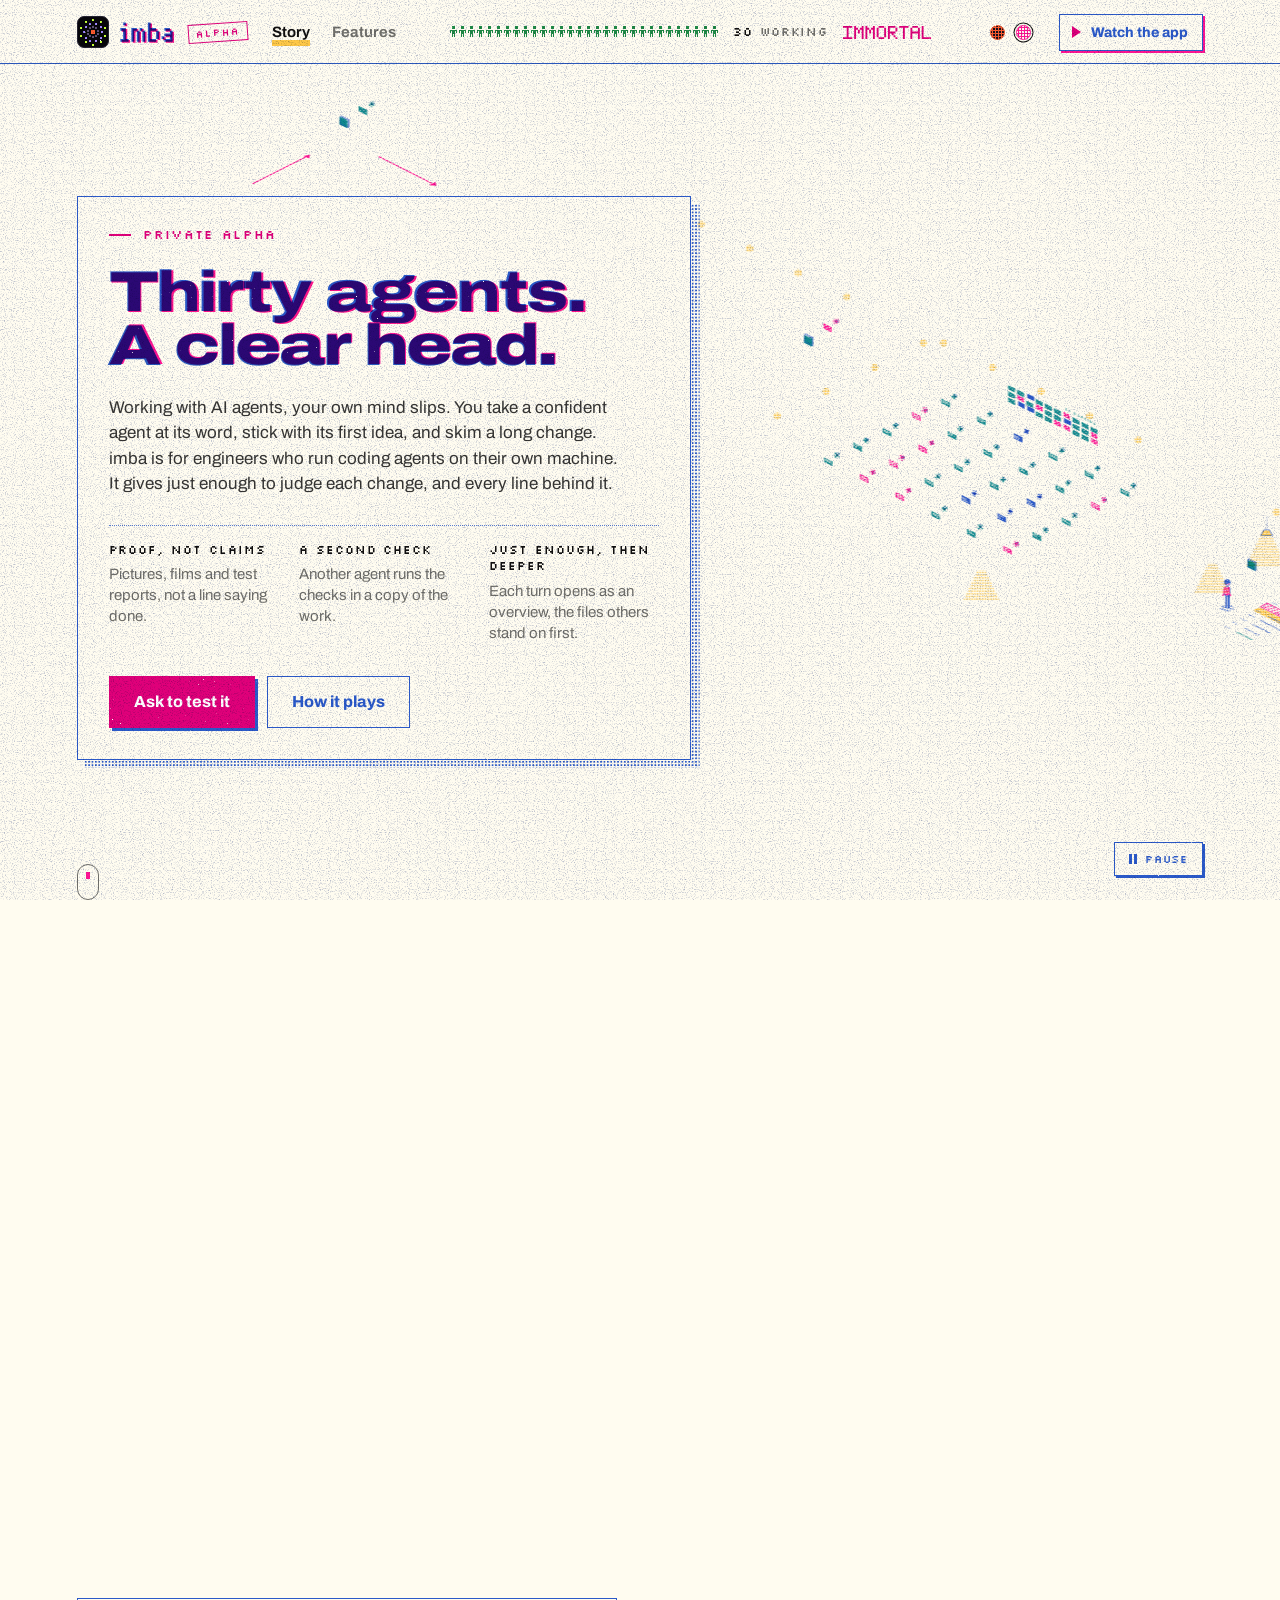
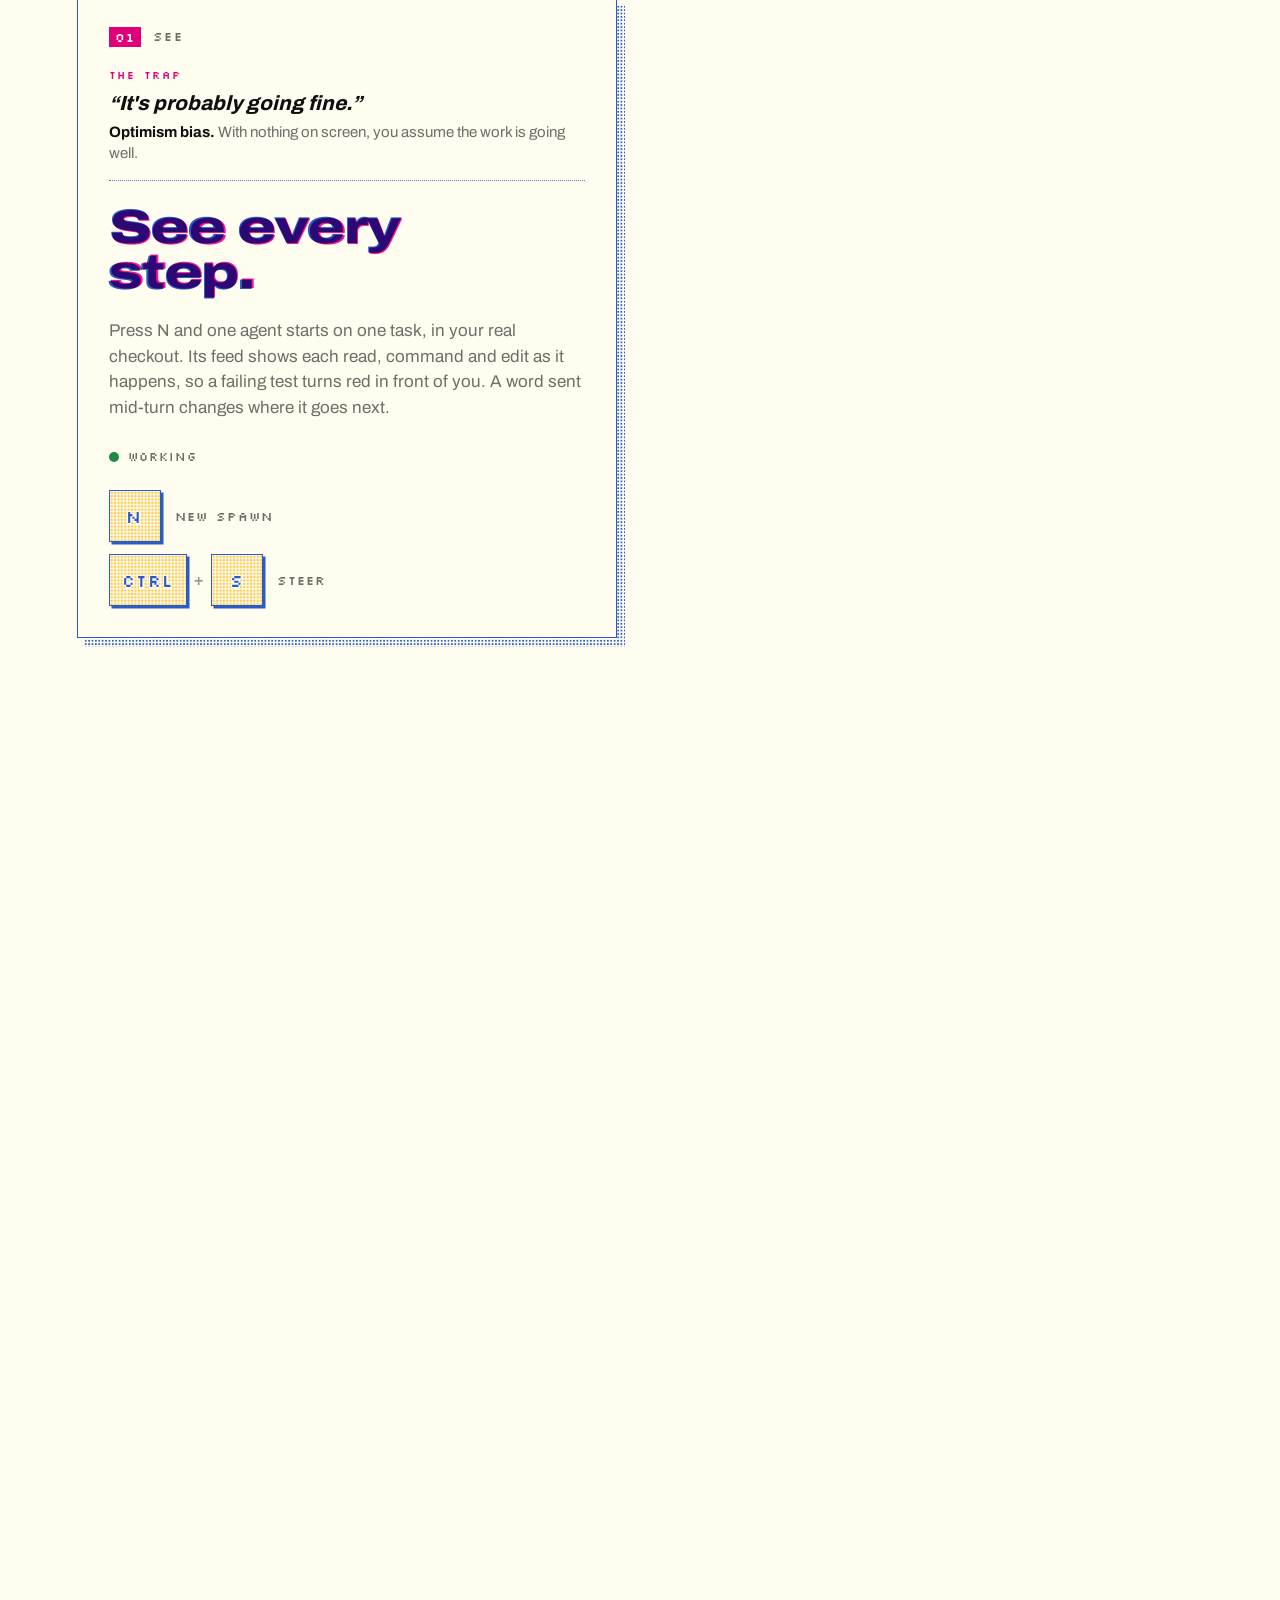
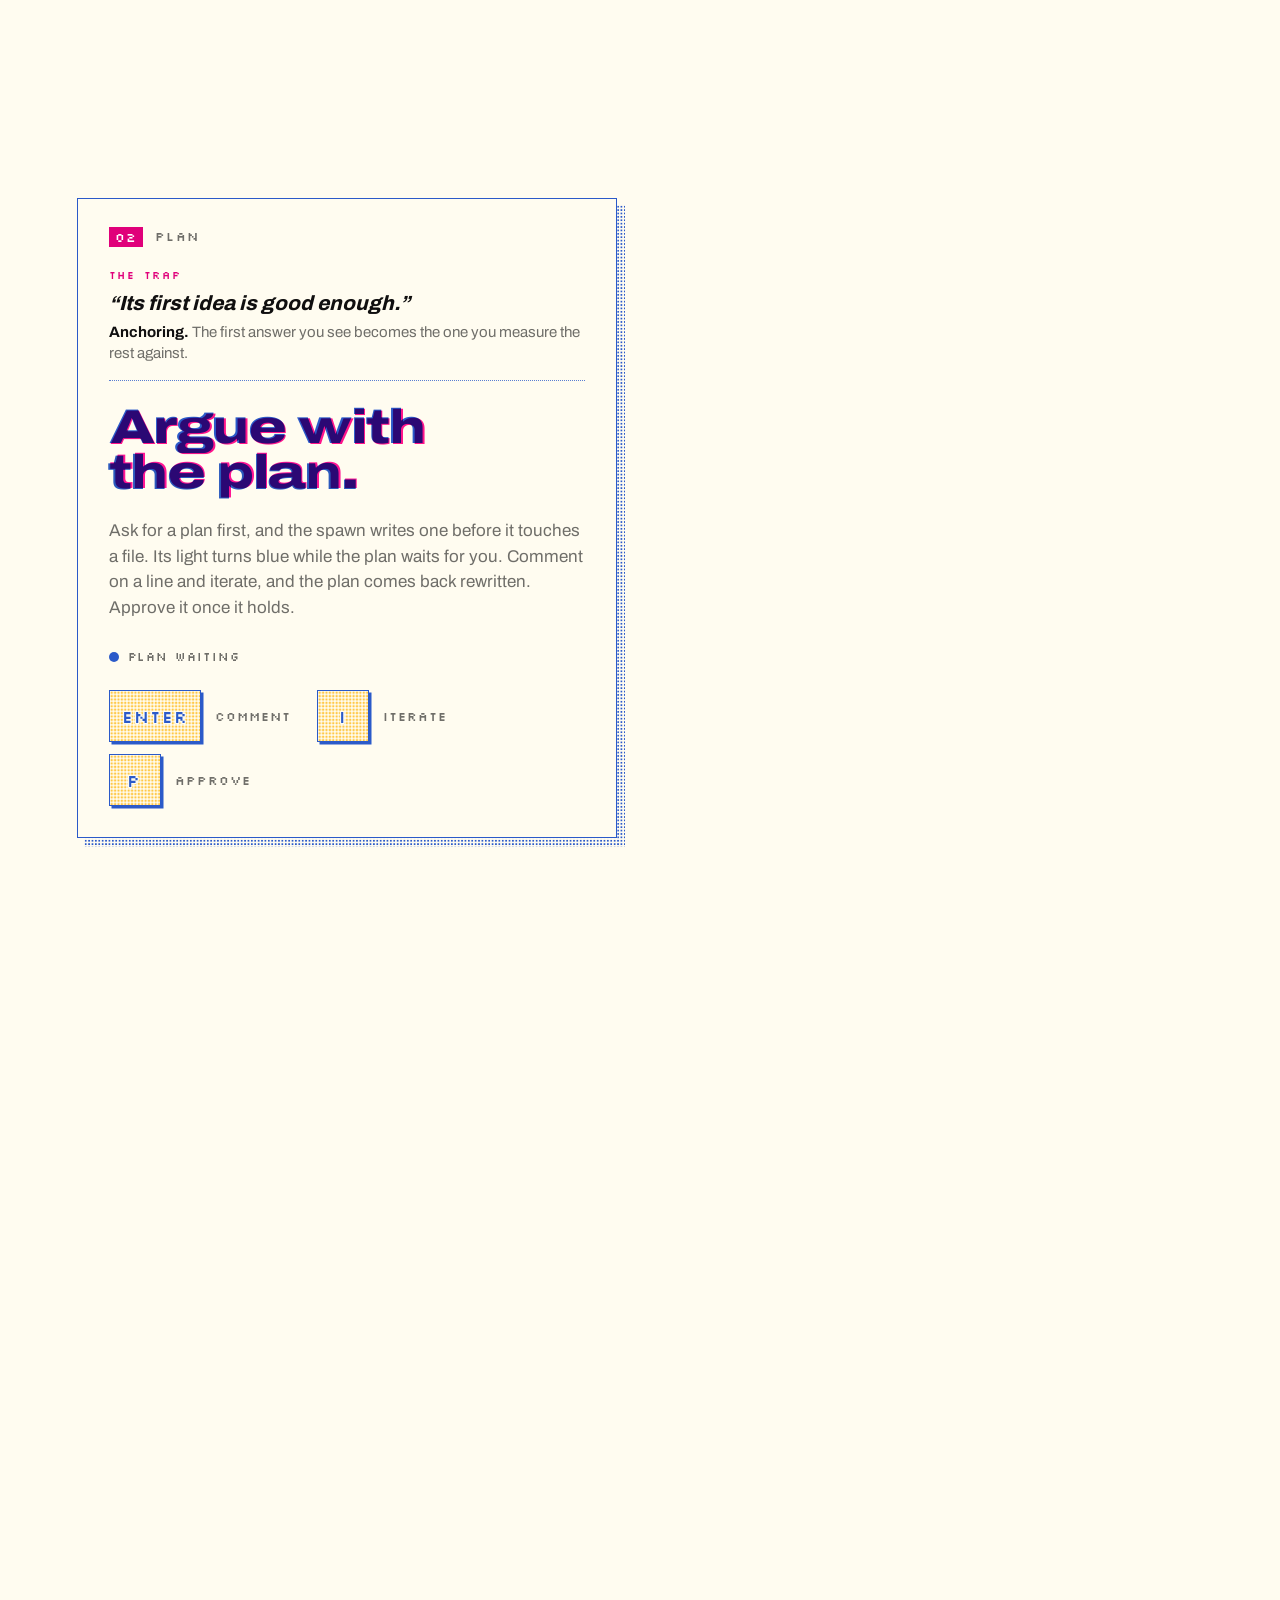
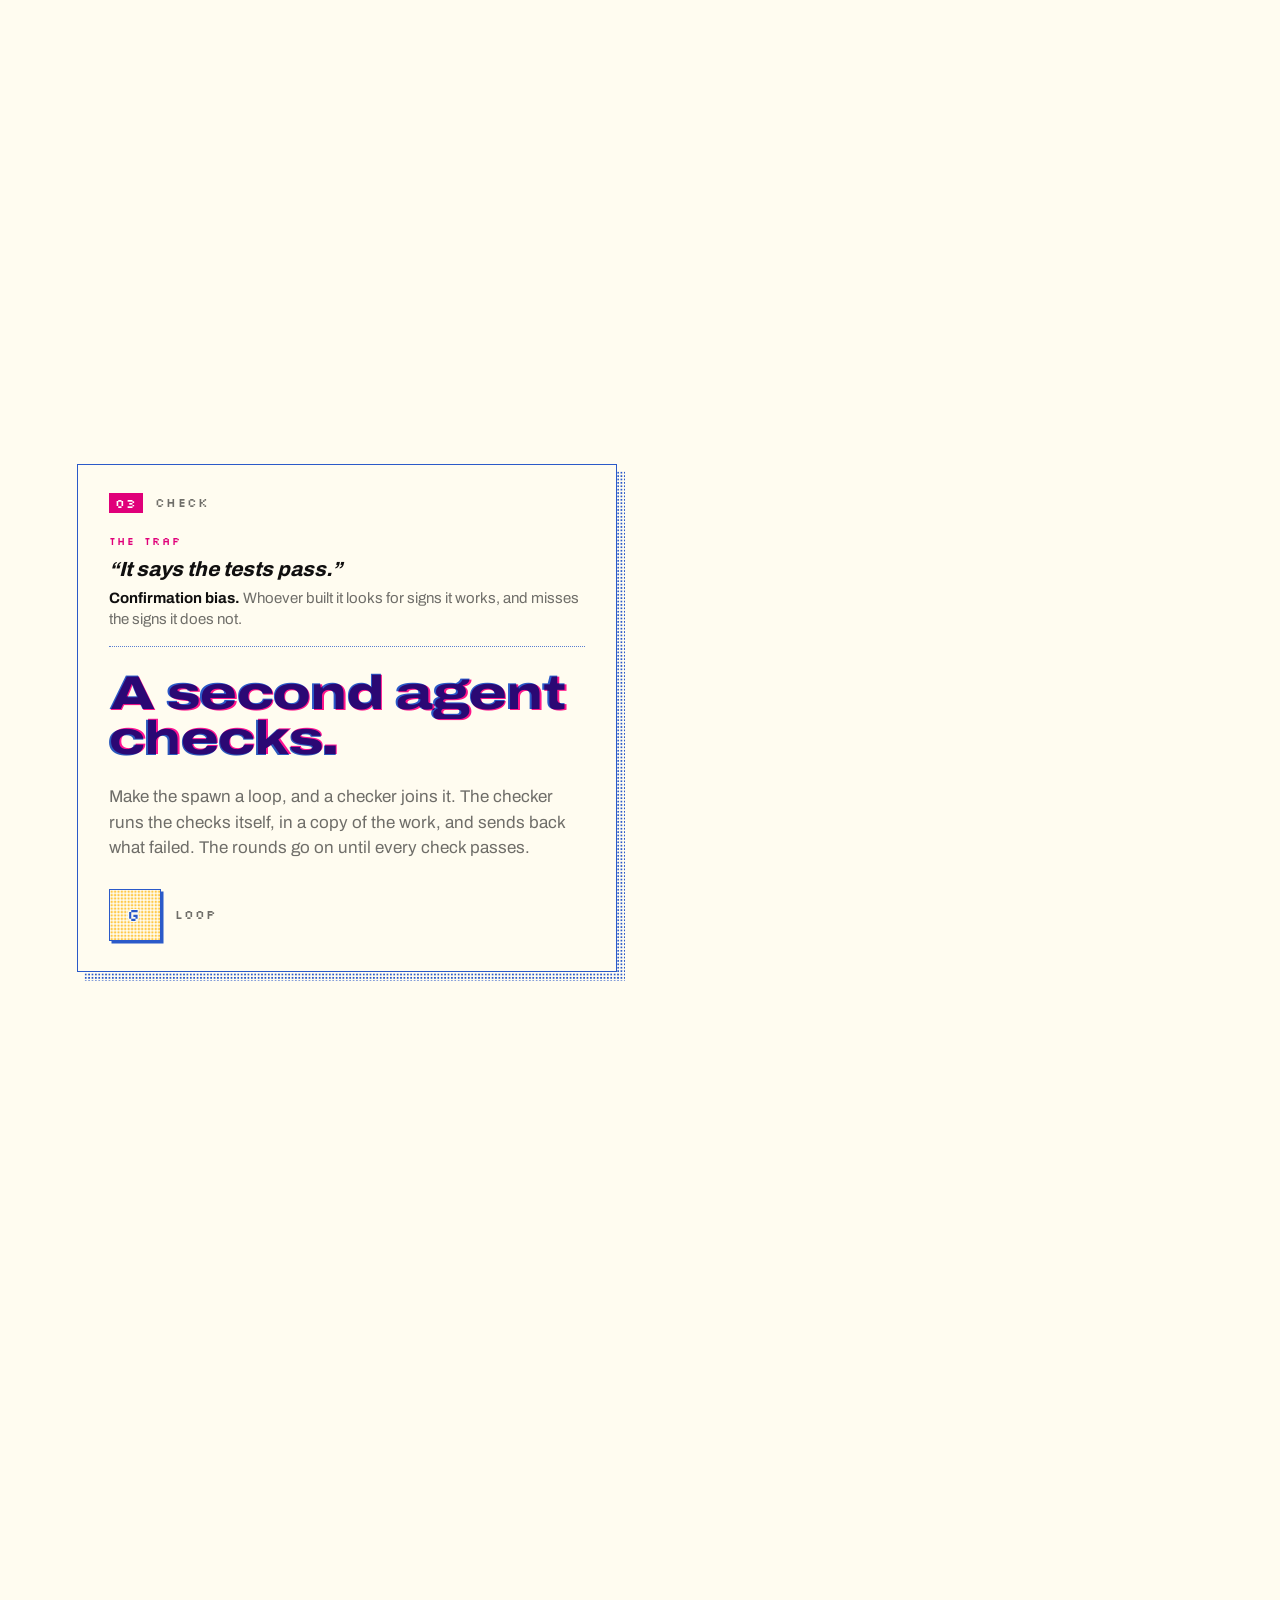
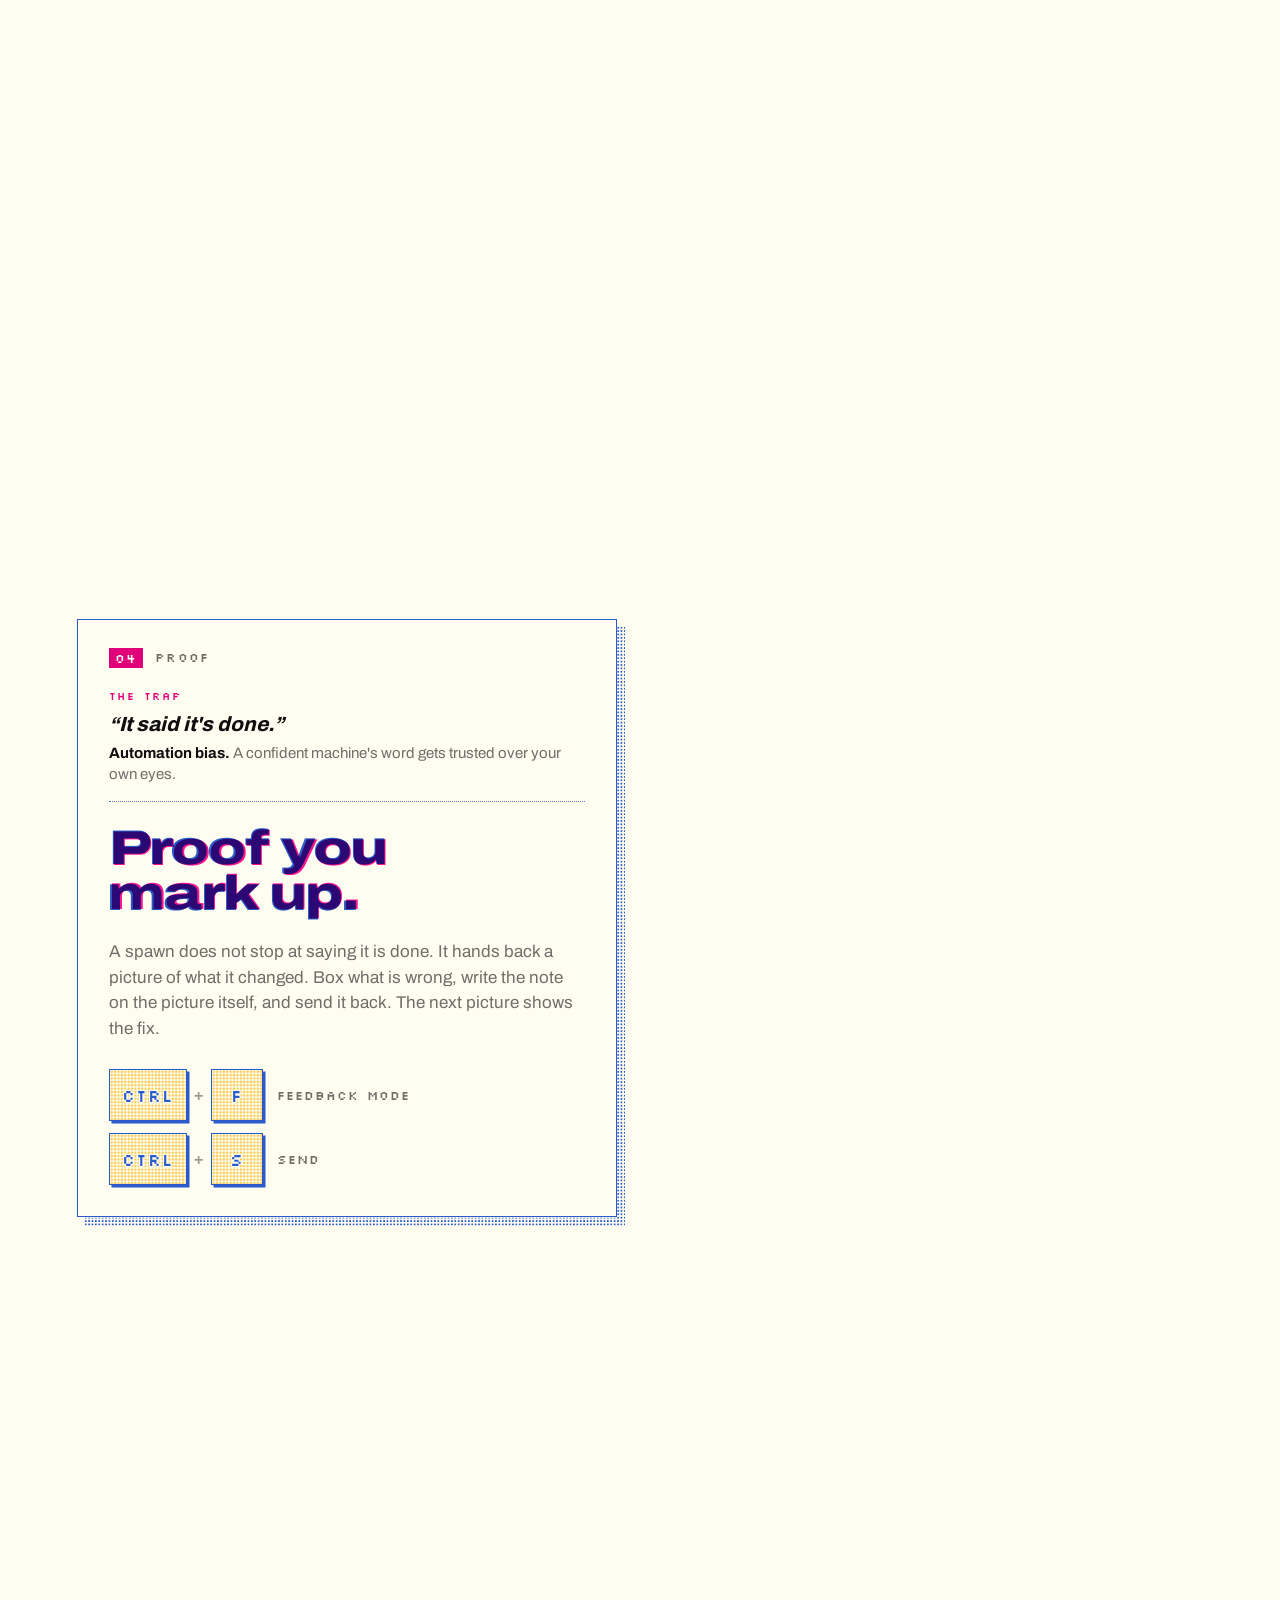
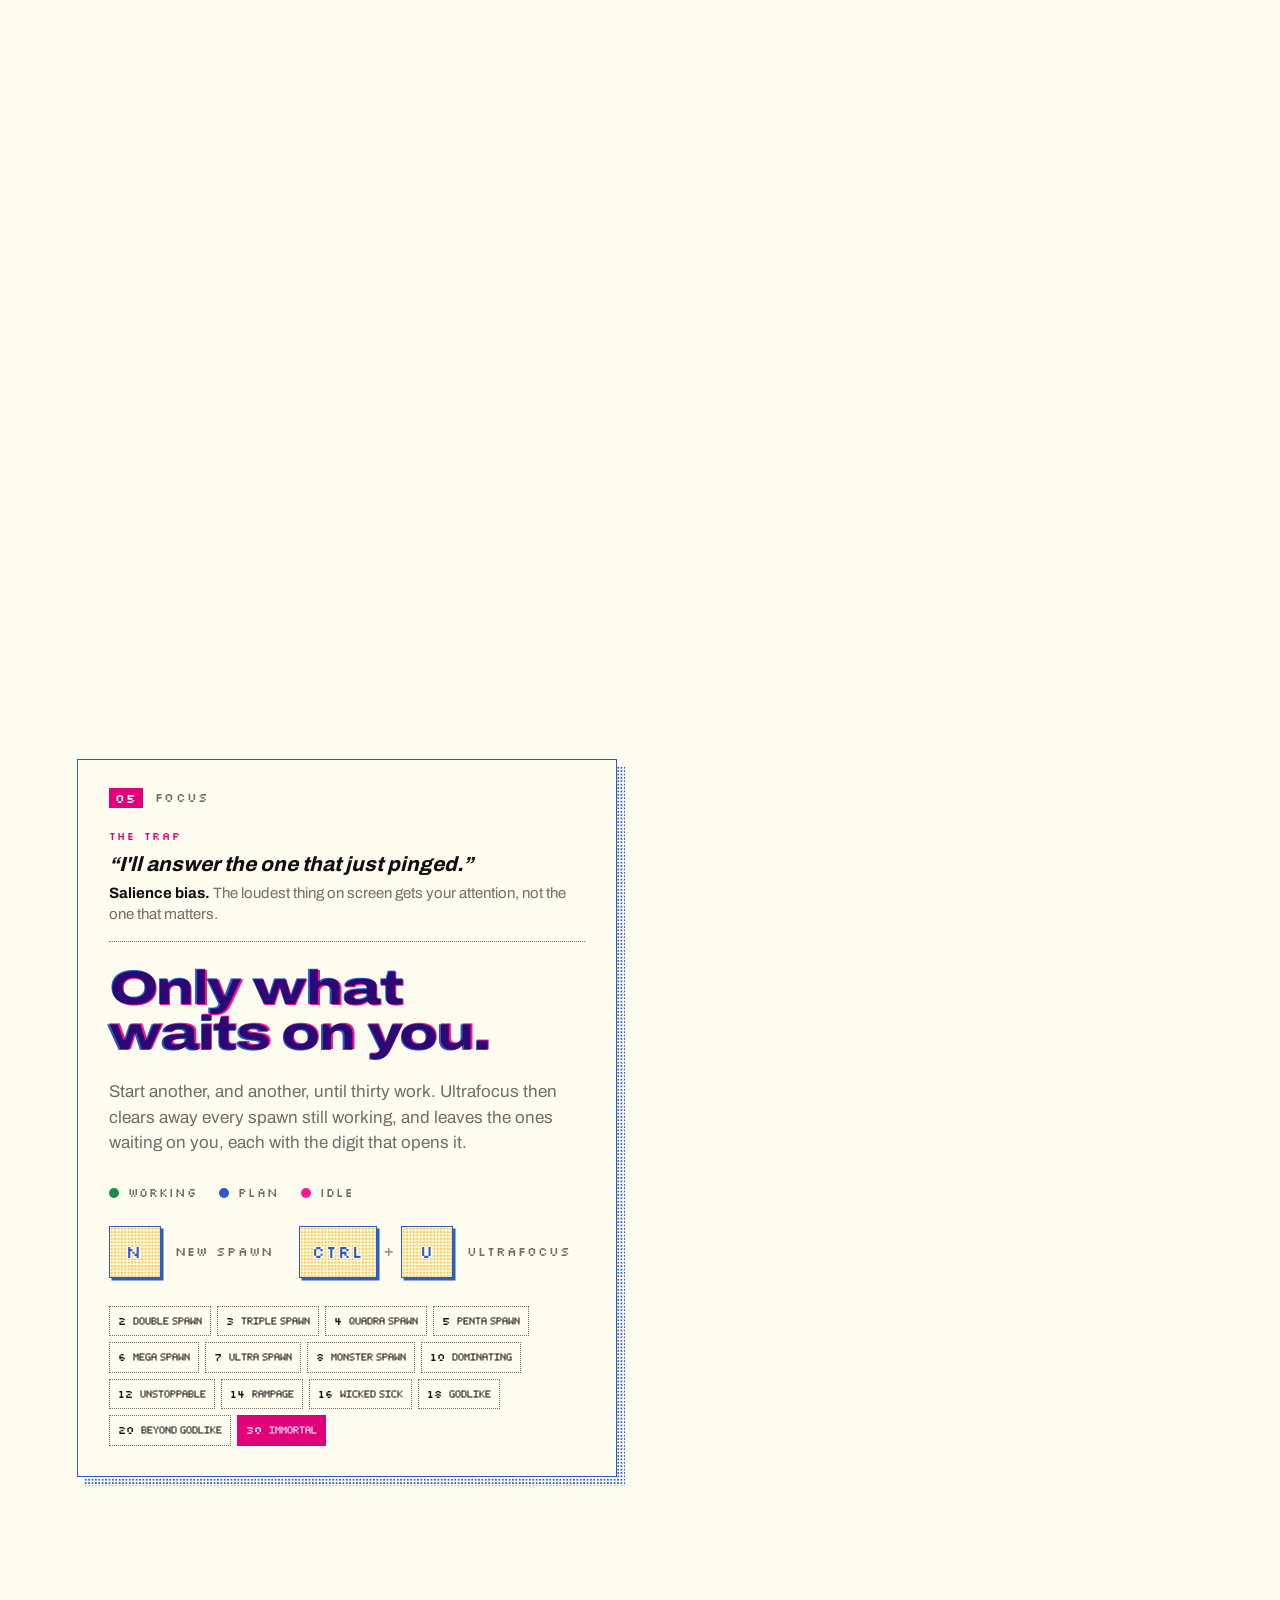
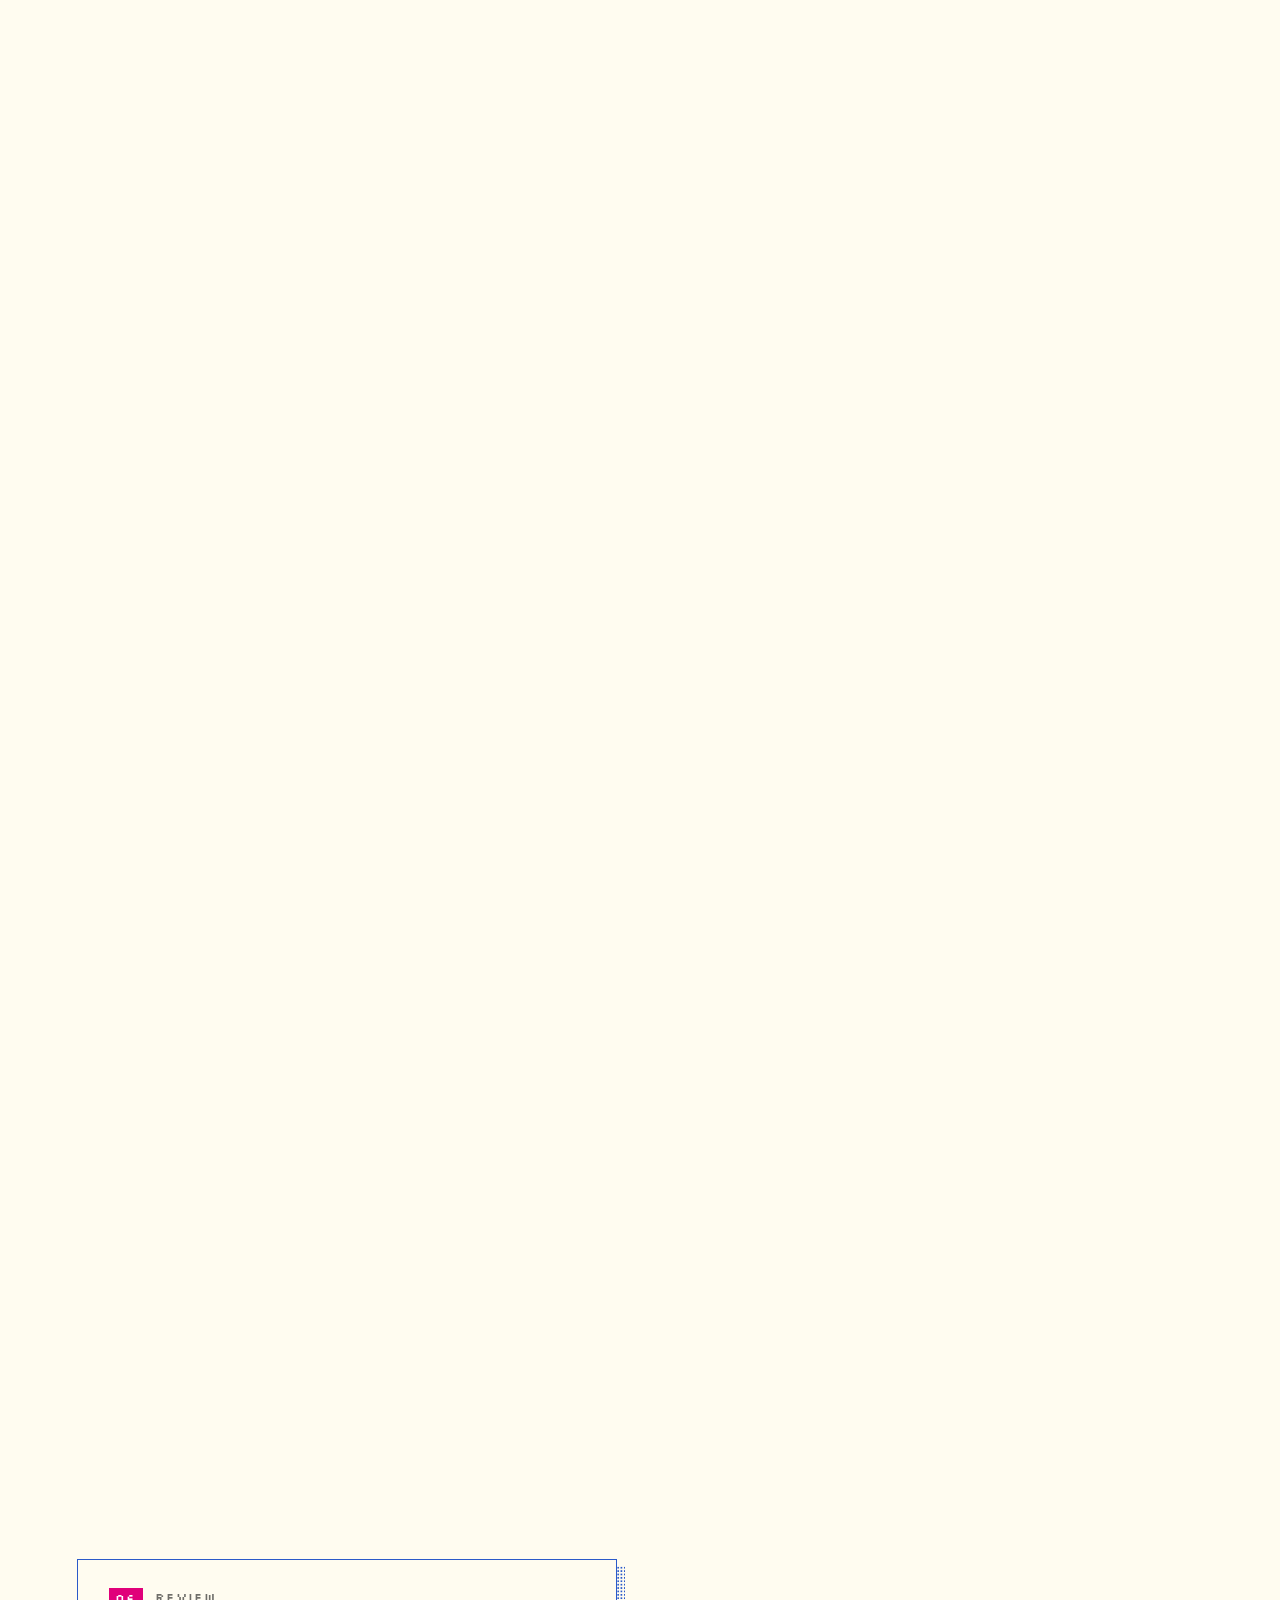
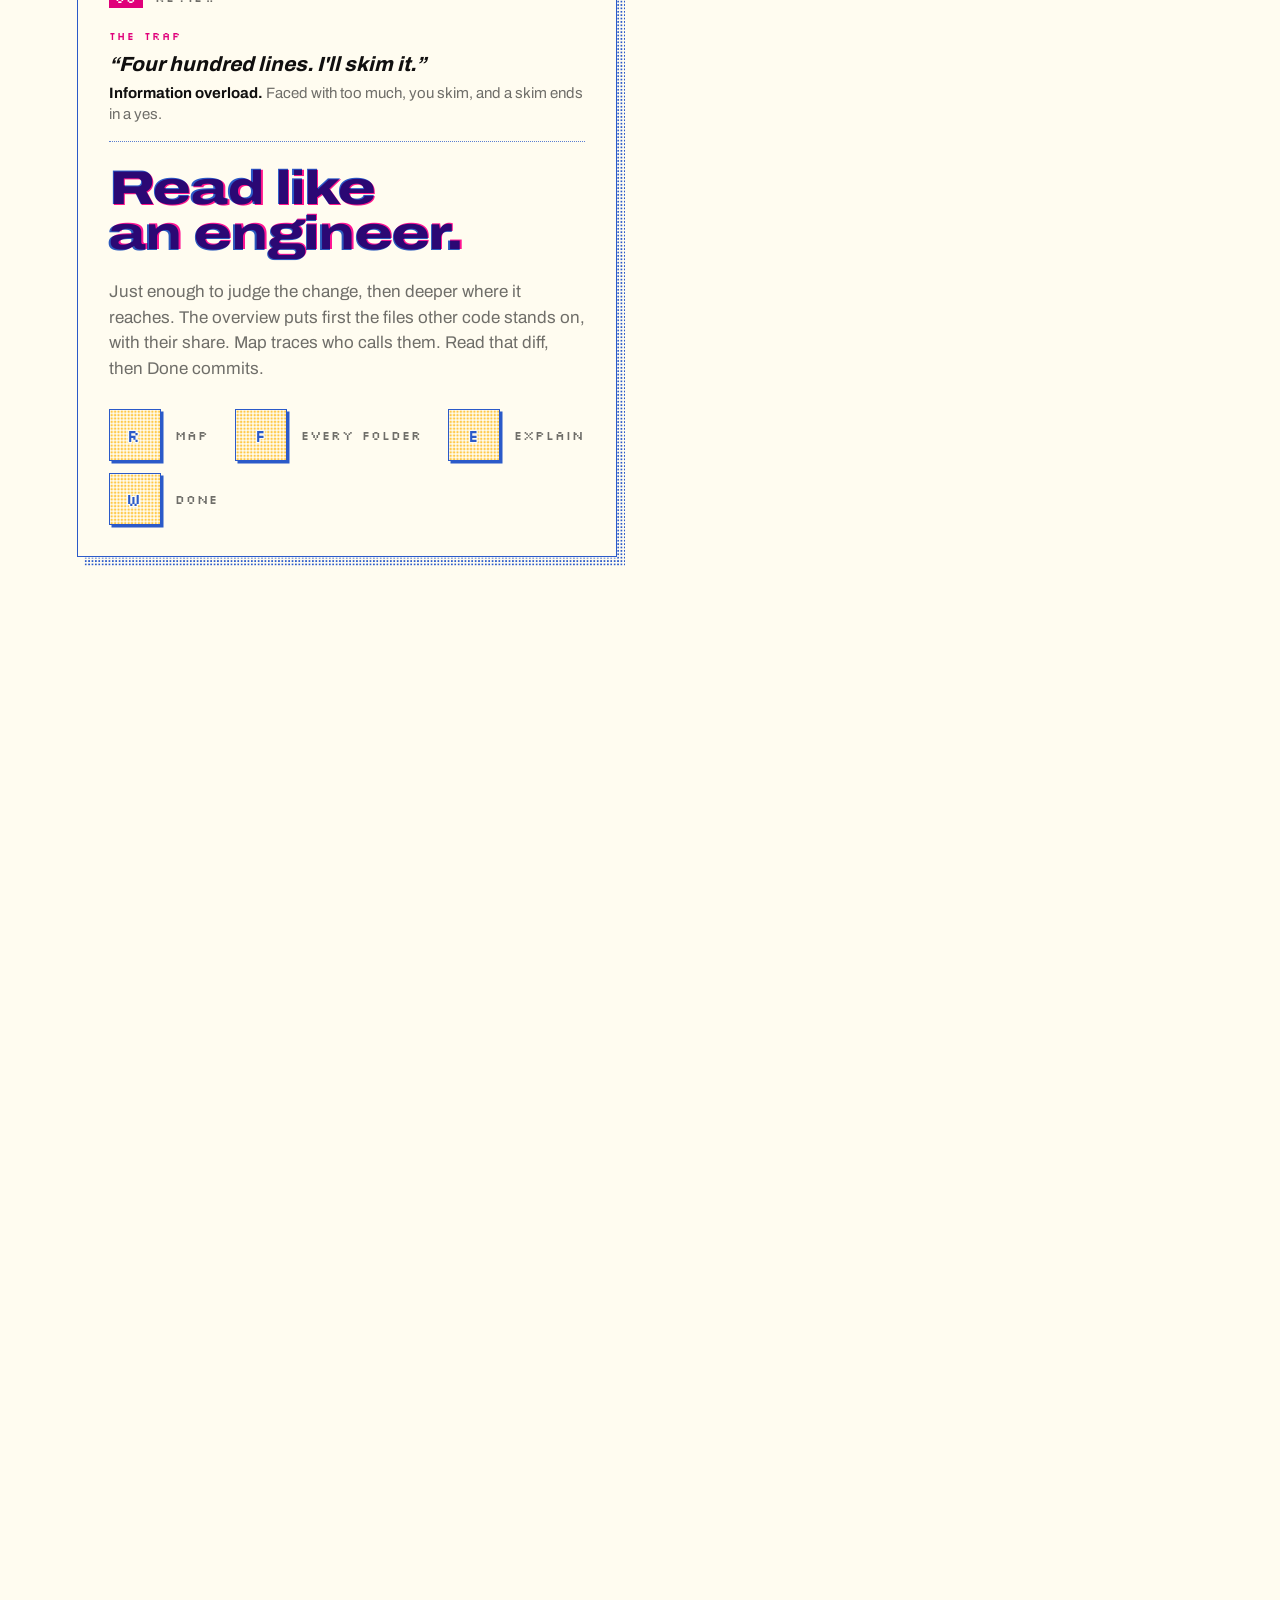
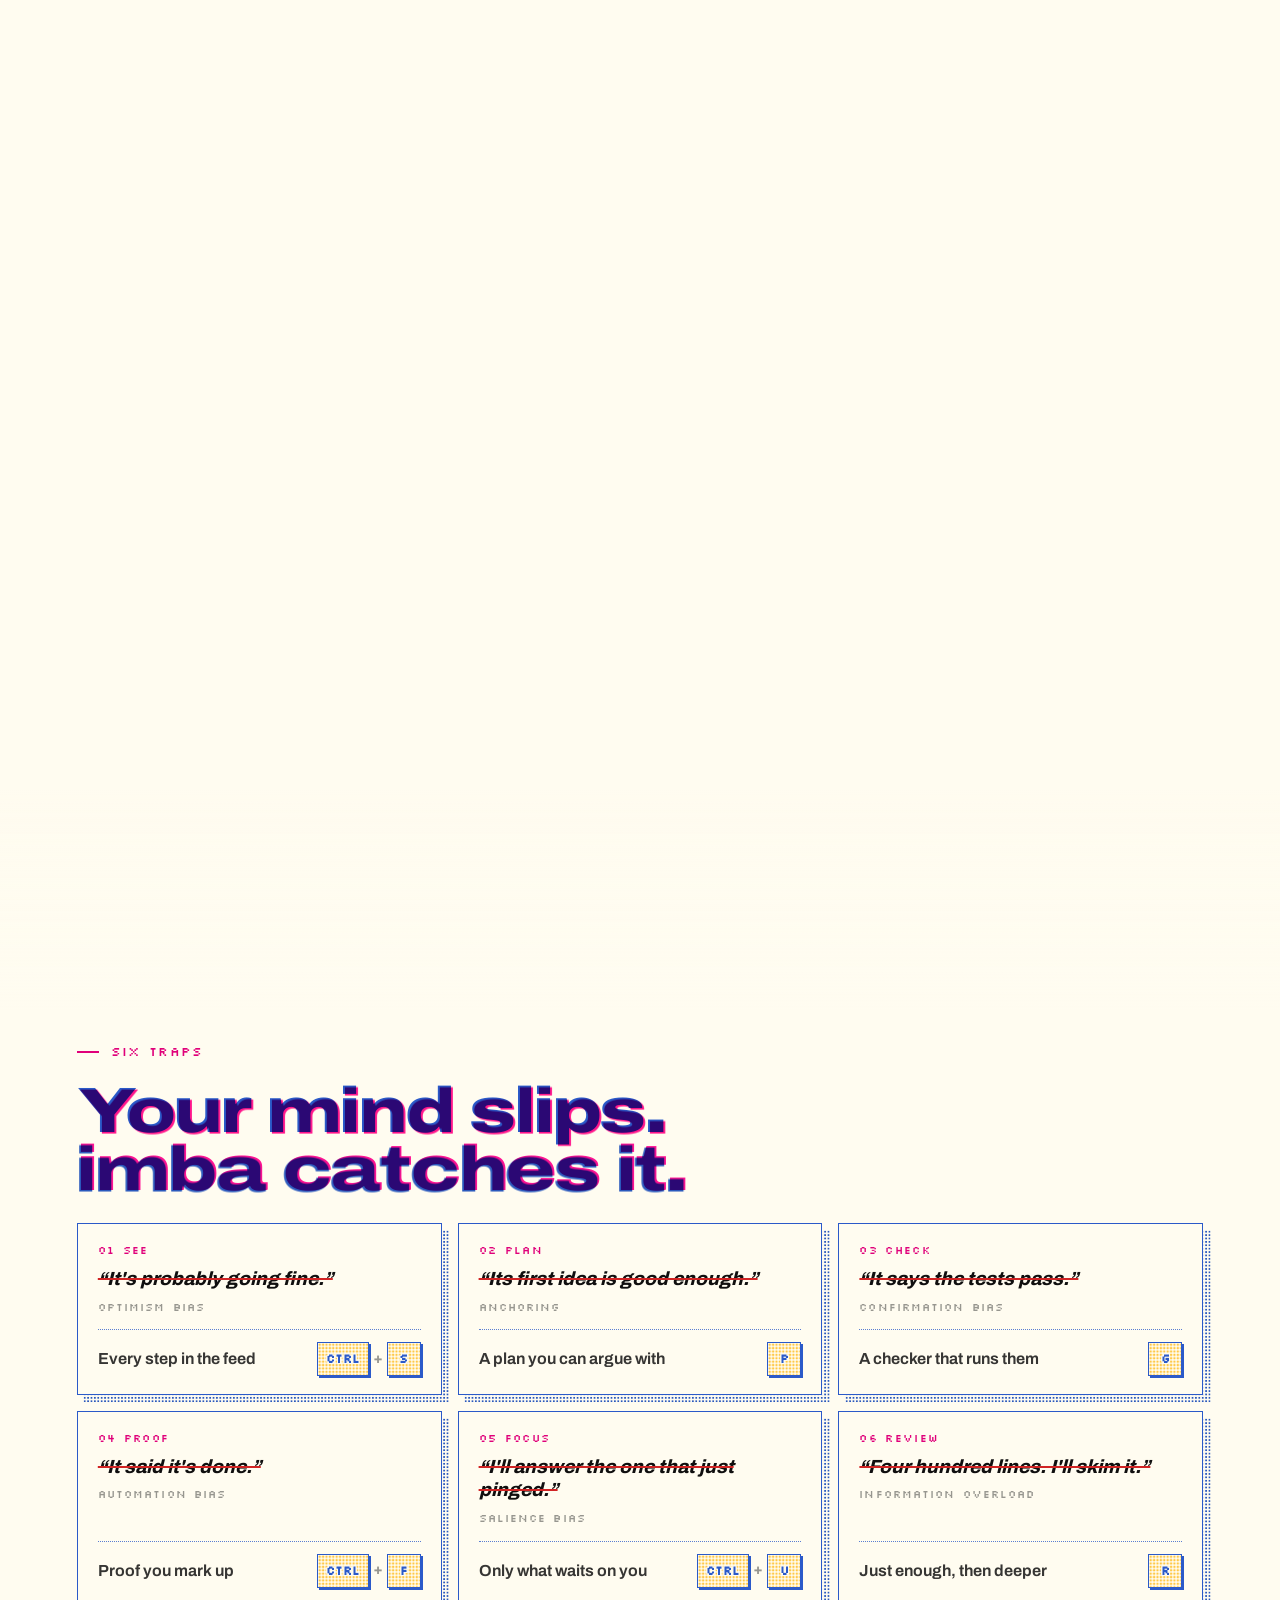
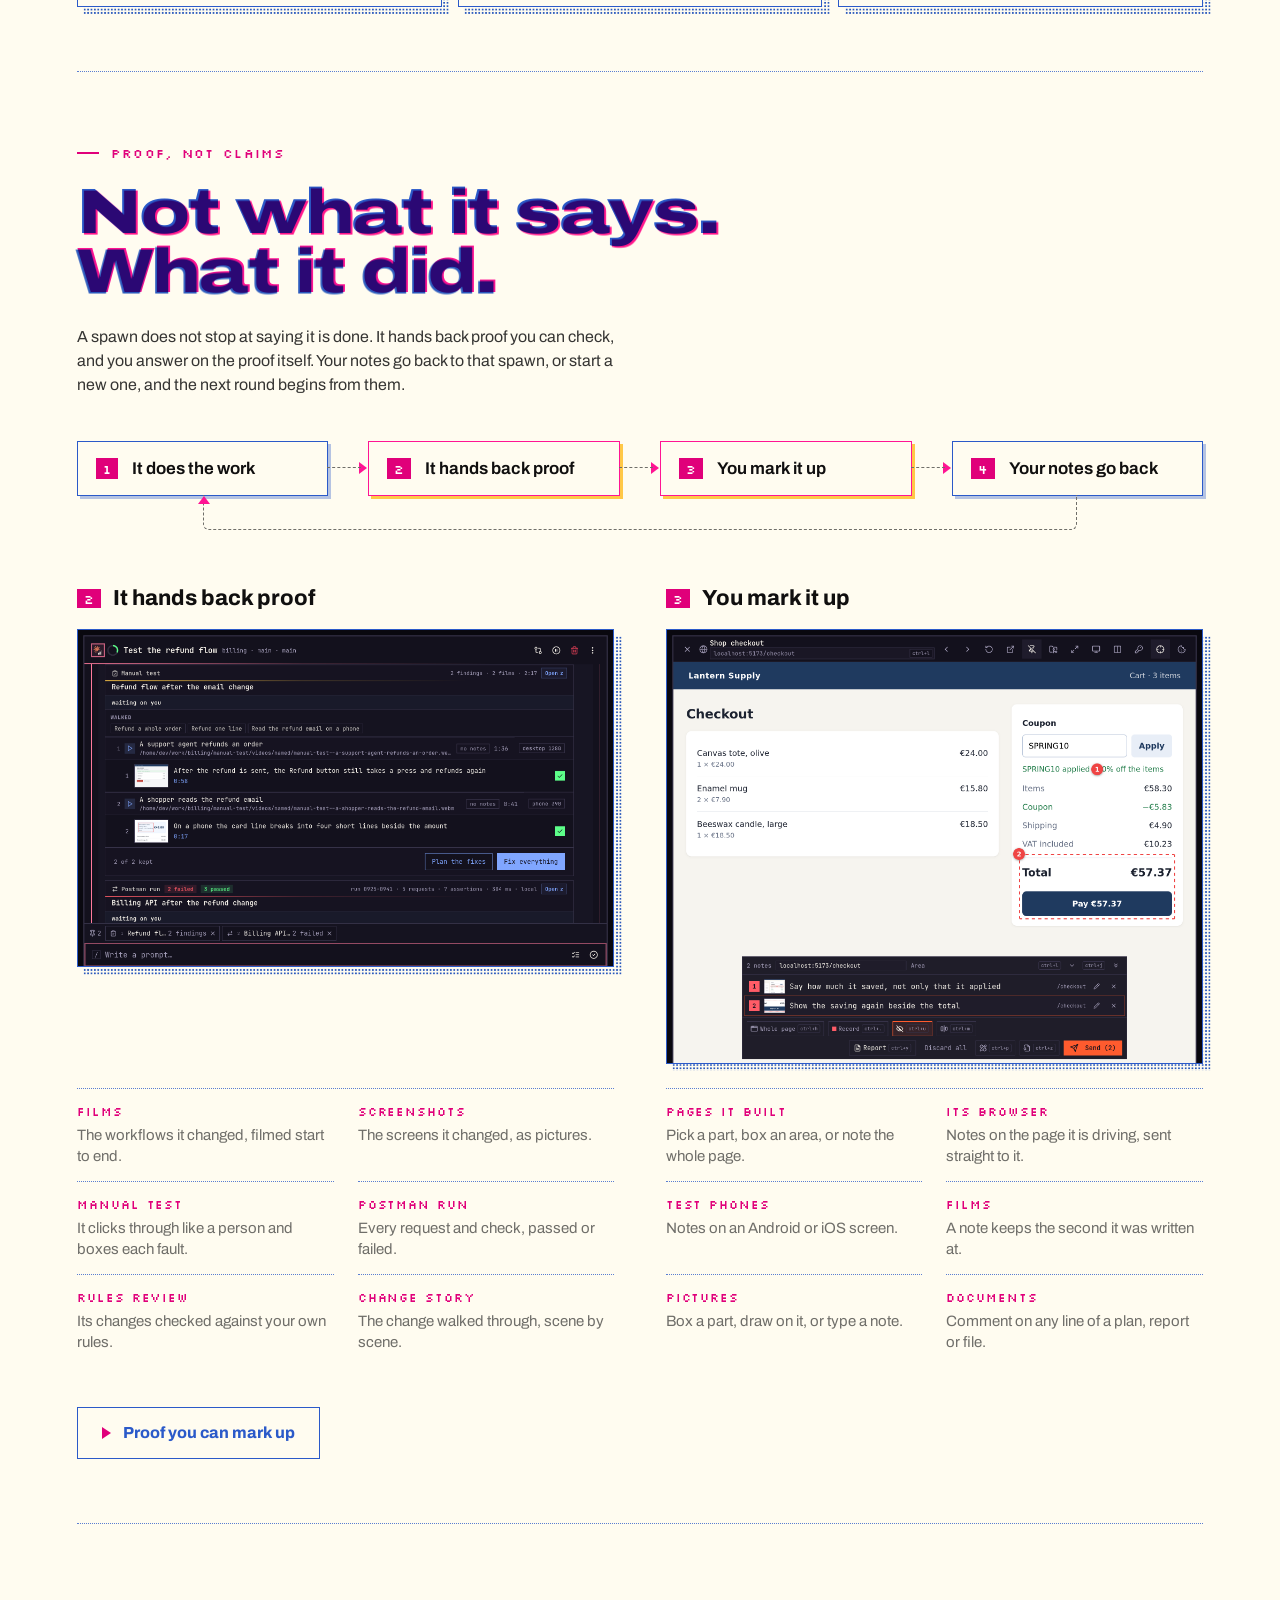
<file: index.html>
<!doctype html>
<html lang="en">
<head>
  <meta charset="UTF-8" />
  <meta name="viewport" content="width=device-width,initial-scale=1,viewport-fit=cover" />
  <meta name="theme-color" content="#13111d" />
  <style>:root{--signal-paper:#13111d;--signal-accent:#ff5b2e;--peony-paper:#fffcf0;--peony-accent:#ff1493}:root,:root[data-palette="signal"]{--paper:#13111d;--sheet:#1f1c2c;--key:#f6f2ea;--soft:#a39db8;--rule:#363248;--accent:#ff5b2e;--accent-text:#ff5b2e;--on-accent:#13111d;--sky:#a58bff;--work:#5dff8a;--plan:#80a6ff;--idle:#ff7a9c;--fail:#ff5c67;--ink-blue:#a58bff;--ink-coral:#ff5b2e;--ink-yellow:#ffc847;--ink-teal:#5dff8a;--blend:screen;color-scheme:dark}@media (prefers-color-scheme: light){:root:not([data-palette]){--paper:#fffcf0;--sheet:#ffffff;--key:#100f0f;--soft:#6f6e69;--rule:#cecdc3;--accent:#ff1493;--accent-text:#e0007a;--on-accent:#ffffff;--sky:#5200e0;--work:#1f8a46;--plan:#2b5ac9;--idle:#ff1493;--fail:#d12424;--ink-blue:#2b5ac9;--ink-coral:#ff1493;--ink-yellow:#ffc847;--ink-teal:#0f8a8f;--blend:multiply;color-scheme:light}}:root[data-palette="peony"]{--paper:#fffcf0;--sheet:#ffffff;--key:#100f0f;--soft:#6f6e69;--rule:#cecdc3;--accent:#ff1493;--accent-text:#e0007a;--on-accent:#ffffff;--sky:#5200e0;--work:#1f8a46;--plan:#2b5ac9;--idle:#ff1493;--fail:#d12424;--ink-blue:#2b5ac9;--ink-coral:#ff1493;--ink-yellow:#ffc847;--ink-teal:#0f8a8f;--blend:multiply;color-scheme:light}</style>
  <script>(()=>{let p;try{p=localStorage.getItem('imba-palette')}catch(e){}if(p!=='signal'&&p!=='peony')p=matchMedia('(prefers-color-scheme: light)').matches?'peony':'signal';document.documentElement.dataset.palette=p;const m=document.querySelector('meta[name="theme-color"]');if(m)m.content=p==='peony'?'#fffcf0':'#13111d';})()</script>
  <meta name="description" content="Working with AI agents, your own mind slips: you trust a confident agent, stick with its first idea, and skim a long change. imba runs coding agents on a machine you own and catches those slips, with proof you mark up, a second agent that checks, and each turn opened as an overview you can go deeper from. In private alpha." />
  <title>imba — thirty agents, a clear head</title>
  <link rel="canonical" href="https://hr-hristov.github.io/imba-website-riso/" />
  <meta property="og:type" content="website" />
  <meta property="og:site_name" content="imba" />
  <meta property="og:url" content="https://hr-hristov.github.io/imba-website-riso/" />
  <meta property="og:title" content="imba — thirty agents, a clear head" />
  <meta property="og:description" content="Working with AI agents, your own mind slips. imba catches it: proof you mark up, a second agent that checks, and each turn opened as an overview you can go deeper from. In private alpha." />
  <meta property="og:image" content="https://hr-hristov.github.io/imba-website-riso/imba-card.png" />
  <meta property="og:image:width" content="1200" />
  <meta property="og:image:height" content="630" />
  <meta property="og:image:alt" content="The imba story page: Thirty agents. A clear head., on a card pasted over a risograph print of a floor of thirty agents at their desks" />
  <meta name="twitter:card" content="summary_large_image" />
  <link rel="icon" href="data:image/svg+xml,%3Csvg xmlns='http://www.w3.org/2000/svg' viewBox='0 0 16 16'%3E%3Crect width='16' height='16' rx='4' fill='%2307060b'/%3E%3Cpath fill='%23a58bff' d='M7 1h2v2H7zM12 3h2v2h-2zM13 8h2v2h-2zM10 13h2v2h-2zM4 13h2v2H4zM1 8h2v2H1zM2 3h2v2H2z'/%3E%3Cpath fill='%23c6ff3a' d='M7 4h2v2H7zM10 7h2v2h-2zM7 10h2v2H7zM4 7h2v2H4z'/%3E%3Cpath fill='%23ff5b2e' d='M7 7h2v2H7z'/%3E%3C/svg%3E" />
  <link rel="apple-touch-icon" href="./apple-touch-icon.png" />
  <script type="module" crossorigin src="./assets/main-V1Df4Wsy.js"></script>
  <link rel="modulepreload" crossorigin href="./assets/story-DeQwWXUp.js">
  <link rel="modulepreload" crossorigin href="./assets/alpha-DzTA069e.js">
  <link rel="stylesheet" crossorigin href="./assets/story-CDMNi42w.css">
</head>
<body data-view="hero">
  <div id="sheet" aria-hidden="true"></div>
  <div class="fibres" aria-hidden="true"></div>

  <header class="bar">
    <a class="brand" href="#top" aria-label="imba" data-logo></a>
    <a class="alpha-tag" href="#alpha">Alpha</a>
    <nav class="nav" aria-label="Pages"><a href="./" aria-current="page">Story</a><a href="features.html">Features</a></nav>
    <div class="hud" role="status" aria-live="polite">
      <span class="crowd" data-crowd aria-hidden="true"></span>
      <span class="hud-count"><b data-count>30</b> <span class="hud-word">working</span></span>
      <span class="hud-rank" data-rank></span>
    </div>
    <div class="palettes" data-palettes role="radiogroup" aria-label="Palette"></div>
    <button class="film-link" data-film="start"><span class="play" aria-hidden="true"></span>Watch the app</button>
  </header>

  <main>
    <section class="chapter hero" data-chapter="0" id="top">
      <div class="copy"><div class="paste">
        <p class="kicker">Private alpha</p>
        <h1>Thirty agents.<br><span>A clear head.</span></h1>
        <p class="lede"><span class="wide">Working with AI agents, your own mind slips. You take a confident agent at its word, stick with its first idea, and skim a long change. imba is for engineers who run coding agents on their own machine. It gives just enough to judge each change, and every line behind it.</span><span class="narrow">Working with AI agents, your own mind slips. You take a confident agent at its word, and skim a long change. imba is for engineers, built to catch those slips.</span></p>
        <ul class="points">
          <li><b>Proof, not claims</b><span><span class="wide">Pictures, films and test reports, not a line saying done.</span><span class="narrow">Not a line saying done.</span></span></li>
          <li><b>A second check</b><span><span class="wide">Another agent runs the checks in a copy of the work.</span><span class="narrow">Another agent runs the checks.</span></span></li>
          <li><b><span class="wide">Just enough, then deeper</span><span class="narrow">Just enough</span></b><span><span class="wide">Each turn opens as an overview, the files others stand on first.</span><span class="narrow">An overview first, then deeper.</span></span></li>
        </ul>
        <div class="actions">
          <a class="button primary" href="#alpha">Ask to test it</a>
          <a class="button" href="#see">How it plays</a>
        </div>
      </div></div>
      <div class="cue" aria-hidden="true"><i></i></div>
    </section>

    <!-- Each chapter opens with a trap: a thought the operator has while agents
         work, and the name of the bias behind it. The heading and the printed
         scene then play the part of imba that catches it. -->
    <section class="chapter" data-chapter="1" id="see">
      <div class="copy"><div class="paste">
        <p class="step"><b>01</b>See</p>
        <div class="trap">
          <p class="tl">The trap</p>
          <p class="thought">“It's probably going fine.”</p>
          <p class="bias"><b>Optimism bias.</b> <span class="wide">With nothing on screen, you assume the work is going well.</span><span class="narrow">Nothing on screen reads as going well.</span></p>
        </div>
        <h2>See every<br><span>step.</span></h2>
        <p><span class="wide">Press N and one agent starts on one task, in your real checkout. Its feed shows each read, command and edit as it happens, so a failing test turns red in front of you. A word sent mid-turn changes where it goes next.</span><span class="narrow">Its feed shows each command and edit as it happens. A failing test turns red in front of you, and a word sent mid-turn steers it.</span></p>
        <ul class="lights" aria-label="Spawn lights"><li class="working">Working</li></ul>
        <div class="keygrid">
          <p class="keyline"><span class="keys" data-keys="spawn"></span><span>New spawn</span></p>
          <p class="keyline"><span class="keys" data-keys="steer"></span><span>Steer</span></p>
        </div>
      </div></div>
    </section>

    <section class="chapter" data-chapter="2" id="plan">
      <div class="copy"><div class="paste">
        <p class="step"><b>02</b>Plan</p>
        <div class="trap">
          <p class="tl">The trap</p>
          <p class="thought">“Its first idea is good enough.”</p>
          <p class="bias"><b>Anchoring.</b> <span class="wide">The first answer you see becomes the one you measure the rest against.</span><span class="narrow">The first answer becomes the yardstick.</span></p>
        </div>
        <h2>Argue with<br><span>the plan.</span></h2>
        <p><span class="wide">Ask for a plan first, and the spawn writes one before it touches a file. Its light turns blue while the plan waits for you. Comment on a line and iterate, and the plan comes back rewritten. Approve it once it holds.</span><span class="narrow">The spawn writes a plan before it touches a file. Comment on a line and iterate, then approve it once it holds.</span></p>
        <ul class="lights" aria-label="Spawn lights"><li class="plan">Plan waiting</li></ul>
        <div class="keygrid keyrow">
          <p class="keyline"><span class="keys" data-keys="comment"></span><span>Comment</span></p>
          <p class="keyline"><span class="keys" data-keys="iterate"></span><span>Iterate</span></p>
          <p class="keyline"><span class="keys" data-keys="plan"></span><span>Approve</span></p>
        </div>
      </div></div>
    </section>

    <section class="chapter" data-chapter="3" id="check">
      <div class="copy"><div class="paste">
        <p class="step"><b>03</b>Check</p>
        <div class="trap">
          <p class="tl">The trap</p>
          <p class="thought">“It says the tests pass.”</p>
          <p class="bias"><b>Confirmation bias.</b> <span class="wide">Whoever built it looks for signs it works, and misses the signs it does not.</span><span class="narrow">Whoever built it looks for signs it works.</span></p>
        </div>
        <h2>A second agent<br><span>checks.</span></h2>
        <p><span class="wide">Make the spawn a loop, and a checker joins it. The checker runs the checks itself, in a copy of the work, and sends back what failed. The rounds go on until every check passes.</span><span class="narrow">Make the spawn a loop, and a checker joins it. The checker runs the checks itself, in a copy of the work, until every one passes.</span></p>
        <p class="keyline"><span class="keys" data-keys="loopHere"></span><span>Loop</span></p>
      </div></div>
    </section>

    <section class="chapter" data-chapter="4" id="markup">
      <div class="copy"><div class="paste">
        <p class="step"><b>04</b>Proof</p>
        <div class="trap">
          <p class="tl">The trap</p>
          <p class="thought">“It said it's done.”</p>
          <p class="bias"><b>Automation bias.</b> <span class="wide">A confident machine's word gets trusted over your own eyes.</span><span class="narrow">A machine's word beats your own eyes.</span></p>
        </div>
        <h2>Proof you<br><span>mark up.</span></h2>
        <p><span class="wide">A spawn does not stop at saying it is done. It hands back a picture of what it changed. Box what is wrong, write the note on the picture itself, and send it back. The next picture shows the fix.</span><span class="narrow">It hands back a picture of what it changed. Box what is wrong, send the note, and the next picture shows the fix.</span></p>
        <div class="keygrid keyrow">
          <p class="keyline"><span class="keys" data-keys="feedback"></span><span>Feedback mode</span></p>
          <p class="keyline"><span class="keys" data-keys="sendNotes"></span><span>Send</span></p>
        </div>
      </div></div>
    </section>

    <section class="chapter tall" data-chapter="5" id="focus">
      <div class="copy"><div class="paste">
        <p class="step"><b>05</b>Focus</p>
        <div class="trap">
          <p class="tl">The trap</p>
          <p class="thought">“I'll answer the one that just pinged.”</p>
          <p class="bias"><b>Salience bias.</b> <span class="wide">The loudest thing on screen gets your attention, not the one that matters.</span><span class="narrow">The loudest thing wins, not the one that matters.</span></p>
        </div>
        <h2>Only what<br><span>waits on you.</span></h2>
        <p><span class="wide">Start another, and another, until thirty work. Ultrafocus then clears away every spawn still working, and leaves the ones waiting on you, each with the digit that opens it.</span><span class="narrow">Run thirty. Ultrafocus clears away every spawn still working, and leaves the seven waiting on you.</span></p>
        <ul class="lights" aria-label="Spawn lights"><li class="working">Working</li><li class="plan">Plan</li><li class="done">Idle</li></ul>
        <div class="keygrid keyrow">
          <p class="keyline"><span class="keys" data-keys="spawn"></span><span>New spawn</span></p>
          <p class="keyline"><span class="keys" data-keys="ultrafocus"></span><span>Ultrafocus</span></p>
        </div>
        <ol class="ladder" data-ladder aria-label="The rank for each number of working agents"></ol>
      </div></div>
    </section>

    <section class="chapter tall" data-chapter="6" id="review">
      <div class="copy"><div class="paste">
        <p class="step"><b>06</b>Review</p>
        <div class="trap">
          <p class="tl">The trap</p>
          <p class="thought">“Four hundred lines. I'll skim it.”</p>
          <p class="bias"><b>Information overload.</b> <span class="wide">Faced with too much, you skim, and a skim ends in a yes.</span><span class="narrow">Too much to read ends in a yes.</span></p>
        </div>
        <h2>Read like<br><span>an engineer.</span></h2>
        <p><span class="wide">Just enough to judge the change, then deeper where it reaches. The overview puts first the files other code stands on, with their share. Map traces who calls them. Read that diff, then Done commits.</span><span class="narrow">Just enough to judge the change. The files others stand on come first, and Map traces who calls them.</span></p>
        <div class="keygrid keyrow">
          <p class="keyline"><span class="keys" data-keys="blast"></span><span>Map</span></p>
          <p class="keyline"><span class="keys" data-keys="folders"></span><span>Every folder</span></p>
          <p class="keyline wide-only"><span class="keys" data-keys="story"></span><span>Explain</span></p>
          <p class="keyline"><span class="keys" data-keys="done"></span><span>Done</span></p>
        </div>
      </div></div>
    </section>

    <section class="chapter outro" data-chapter="7" id="films">
      <!-- The six traps again, each struck through, beside the part of imba
           that catches it. -->
      <section class="traps" id="traps" aria-labelledby="traps-title">
        <p class="kicker">Six traps</p>
        <h2 id="traps-title">Your mind slips.<br><span>imba catches it.</span></h2>
        <ol class="trap-cards">
          <li><a href="#see"><span class="no">01 See</span><s>“It's probably going fine.”</s><small>Optimism bias</small><span class="fix">Every step in the feed<span class="keys" data-keys="steer"></span></span></a></li>
          <li><a href="#plan"><span class="no">02 Plan</span><s>“Its first idea is good enough.”</s><small>Anchoring</small><span class="fix">A plan you can argue with<span class="keys" data-keys="plan"></span></span></a></li>
          <li><a href="#check"><span class="no">03 Check</span><s>“It says the tests pass.”</s><small>Confirmation bias</small><span class="fix">A checker that runs them<span class="keys" data-keys="loopHere"></span></span></a></li>
          <li><a href="#markup"><span class="no">04 Proof</span><s>“It said it's done.”</s><small>Automation bias</small><span class="fix">Proof you mark up<span class="keys" data-keys="feedback"></span></span></a></li>
          <li><a href="#focus"><span class="no">05 Focus</span><s>“I'll answer the one that just pinged.”</s><small>Salience bias</small><span class="fix">Only what waits on you<span class="keys" data-keys="ultrafocus"></span></span></a></li>
          <li><a href="#review"><span class="no">06 Review</span><s>“Four hundred lines. I'll skim it.”</s><small>Information overload</small><span class="fix">Just enough, then deeper<span class="keys" data-keys="blast"></span></span></a></li>
        </ol>
      </section>
      <section class="proof" id="proof" aria-labelledby="proof-title">
        <div class="proof-words">
          <p class="kicker">Proof, not claims</p>
          <h2 id="proof-title">Not what it says.<br><span>What it did.</span></h2>
          <p>A spawn does not stop at saying it is done. It hands back proof you can check, and you answer on the proof itself. Your notes go back to that spawn, or start a new one, and the next round begins from them.</p>
        </div>
        <ol class="cycle" aria-label="The round every spawn goes through">
          <li><b>1</b>It does the work</li>
          <li><b>2</b>It hands back proof</li>
          <li><b>3</b>You mark it up</li>
          <li><b>4</b>Your notes go back</li>
        </ol>
        <div class="pair">
          <article>
            <h3><b>2</b>It hands back proof</h3>
            <figure class="pic"><img src="./assets/handback-CwfSddah.png" alt="A manual test report in imba with two faults, each boxed on a frame of its film, and a Postman run with two failed checks under it" loading="lazy" width="2000" height="1256" /></figure>
            <ul class="kinds" aria-label="What comes back">
              <li><b>Films</b><span>The workflows it changed, filmed start to end.</span></li>
              <li><b>Screenshots</b><span>The screens it changed, as pictures.</span></li>
              <li><b>Manual test</b><span>It clicks through like a person and boxes each fault.</span></li>
              <li><b>Postman run</b><span>Every request and check, passed or failed.</span></li>
              <li><b>Rules review</b><span>Its changes checked against your own rules.</span></li>
              <li><b>Change story</b><span>The change walked through, scene by scene.</span></li>
            </ul>
          </article>
          <article>
            <h3><b>3</b>You mark it up</h3>
            <figure class="pic"><img src="./assets/markup-C_lVrvRg.png" alt="Feedback mode in imba on a checkout page a spawn built: a pin on the coupon line, a box round the total, and the two notes ready to send" loading="lazy" width="2000" height="1616" /></figure>
            <ul class="kinds" aria-label="What you can mark up">
              <li><b>Pages it built</b><span>Pick a part, box an area, or note the whole page.</span></li>
              <li><b>Its browser</b><span>Notes on the page it is driving, sent straight to it.</span></li>
              <li><b>Test phones</b><span>Notes on an Android or iOS screen.</span></li>
              <li><b>Films</b><span>A note keeps the second it was written at.</span></li>
              <li><b>Pictures</b><span>Box a part, draw on it, or type a note.</span></li>
              <li><b>Documents</b><span>Comment on any line of a plan, report or file.</span></li>
            </ul>
          </article>
        </div>
        <div class="actions"><button class="button" data-film="proof"><span class="play" aria-hidden="true"></span>Proof you can mark up</button></div>
      </section>
      <section class="remote" id="remote" aria-labelledby="remote-title">
        <div class="remote-head">
          <div class="remote-words">
            <p class="kicker">Everything is remote</p>
            <h2 id="remote-title">It runs there.<br><span>You are anywhere.</span></h2>
            <p>Nothing runs on the screen in your hand. The agents, their checkouts, terminals, browsers and test phones all live on your machine. Every screen you own opens onto it.</p>
          </div>
          <div class="remote-print" data-figure="remote" aria-hidden="true"></div>
        </div>
        <div class="reach">
          <div class="machine">
            <p class="machine-head"><svg class="tower" viewBox="0 0 9 11" aria-hidden="true"><path d="M0 0h9v1H0zM0 10h9v1H0zM0 1h1v9H0zM8 1h1v9H8zM2 3h5v1H2zM2 5h5v1H2z"/><path class="on" d="M6 8h1v1H6z"/></svg><b>Your machine</b><small><i class="light working" aria-hidden="true"></i>30 working</small></p>
            <ul class="runs" aria-label="What runs on your machine">
              <li><b>Spawns</b><span>Each in its own terminal session. Close your laptop and they keep going.</span></li>
              <li><b>Shells</b><span>A real terminal in the spawn's folder.</span></li>
              <li><b>Pages it built</b><span>Served on the machine, opened on your phone.</span></li>
              <li><b>Its browser</b><span>Works while nobody watches. Take the wheel from anywhere.</span></li>
              <li><b>Test phones</b><span>An Android emulator or iOS simulator, mirrored to your screen.</span></li>
              <li><b>Machine monitor</b><span>Its processor, memory and disks, live.</span></li>
            </ul>
          </div>
          <div class="link"><i></i><i></i><i></i><span>One address</span></div>
          <div>
            <ul class="screens" aria-label="The screens that reach it">
              <li><svg viewBox="0 0 13 8" aria-hidden="true"><path d="M2 0h9v1H2zM2 5h9v1H2zM2 1h1v4H2zM10 1h1v4h-1zM0 7h13v1H0z"/></svg>Browser</li>
              <li><svg viewBox="0 0 13 10" aria-hidden="true"><path d="M0 0h13v1H0zM0 6h13v1H0zM0 1h1v5H0zM12 1h1v5h-1zM6 7h1v2H6zM3 9h7v1H3z"/></svg>Desktop app</li>
              <li><svg viewBox="0 0 7 11" aria-hidden="true"><path d="M0 0h7v1H0zM0 10h7v1H0zM0 1h1v9H0zM6 1h1v9H6zM3 8h1v1H3z"/></svg>Phone app</li>
            </ul>
            <p class="buzz"><i class="light done" aria-hidden="true"></i>A long job tells your phone when it ends.</p>
          </div>
        </div>
      </section>
      <div class="outro-inner">
        <p class="kicker">Recorded in imba</p>
        <h2>The real thing.</h2>
        <div class="films">
          <button class="film film-lead" data-film="start">
            <img src="./assets/start-to-commit-4IO0QmII.png" alt="A spawn's plan in imba to fix a checkout total, waiting to be approved" loading="lazy" width="1000" height="640" />
            <span class="film-meta"><span class="play" aria-hidden="true"></span><b>One spawn, start to commit</b><small data-length></small></span>
          </button>
          <div class="films-side">
            <button class="film" data-film="many">
              <img src="./assets/many-at-once-BwIGYvQG.png" alt="The imba Ultrafocus screen: seven spawns waiting, and the rank of the twenty-two at work" loading="lazy" width="1000" height="640" />
              <span class="film-meta"><span class="play" aria-hidden="true"></span><b>Many at once</b><small data-length></small></span>
            </button>
            <button class="film" data-film="proof">
              <img src="./assets/mark-up-proof-Bs_ZuFTa.png" alt="A picture of a refund email in imba, its amount boxed and a note written on it" loading="lazy" width="1000" height="640" />
              <span class="film-meta"><span class="play" aria-hidden="true"></span><b>Proof you can mark up</b><small data-length></small></span>
            </button>
          </div>
        </div>
        <ul class="facts">
          <li><b>Spawns</b><span>One agent, one task, one repository.</span></li>
          <li><b>States</b><span>Working, a plan waiting or idle, on every row.</span></li>
          <li><b>Loops</b><span>A builder and a checker, round after round, until proven.</span></li>
          <li><b>Orchestrations</b><span>A run graph of sub-sessions, approved first.</span></li>
          <li><b>Keys</b><span>Every control in the app has one.</span></li>
        </ul>
        <div class="actions outro-actions"><a class="button primary" href="features.html">Every feature</a></div>
      </div>
      <section class="alpha" id="alpha" aria-labelledby="alpha-title">
        <div class="alpha-words">
          <p class="kicker">Private alpha</p>
          <h2 id="alpha-title">Not out yet.<br><span>Ask to test it.</span></h2>
          <p>imba is not released. It changes most days, and parts of it still break. A few people run it now on real work and say what went wrong.</p>
          <div class="actions"><a class="button primary" href="mailto:hristo.hristov@theoremus.com?subject=imba%20alpha&amp;body=Name%3A%20%0AClaude%20Code%20or%20Codex%3A%20%0AWhat%20I%20would%20use%20it%20for%3A%20%0A">Ask to test it</a></div>
          <p class="mail"><span class="mail-address">hristo.hristov@theoremus.com</span><button class="mail-copy" type="button" data-copy="hristo.hristov@theoremus.com">Copy</button><span class="quiet" role="status" data-copy-status></span></p>
        </div>
        <ul class="needs" aria-label="What a tester needs">
          <li><b>Your machine</b><span>A Mac or a Linux computer you own, left on.</span></li>
          <li><b>An agent</b><span>Claude Code or Codex, signed in.</span></li>
          <li><b>Git and tmux</b><span>On that computer.</span></li>
          <li><b>Your notes</b><span>What broke, and what you expected.</span></li>
        </ul>
        <dl class="answers">
          <div><dt>Your code</dt><dd>Stays on your computer. The agent sends what it reads to Anthropic or OpenAI, on your own account. Nothing comes back to us.</dd></div>
          <div><dt>Made by</dt><dd>Hristo Hristov.</dd></div>
        </dl>
      </section>
      <footer class="foot">
        <a class="brand" href="#top" aria-label="Back to the top" data-logo></a>
        <p>Thirty agents. A clear head.</p>
      </footer>
    </section>
  </main>

  <div id="graphics-status" role="status"></div>
  <button id="motion" class="motion-toggle" aria-pressed="false"><span class="motion-icon" aria-hidden="true"></span><span class="motion-label">Pause</span></button>
  <dialog id="film-dialog" aria-labelledby="film-title">
    <div class="film-head"><span id="film-title"></span><button id="close-film">Close</button></div>
    <video id="film" controls playsinline preload="none"></video>
    <ol class="film-steps" id="film-steps" aria-label="Steps"></ol>
    <p id="film-note"></p>
  </dialog>
</body>
</html>
</file>
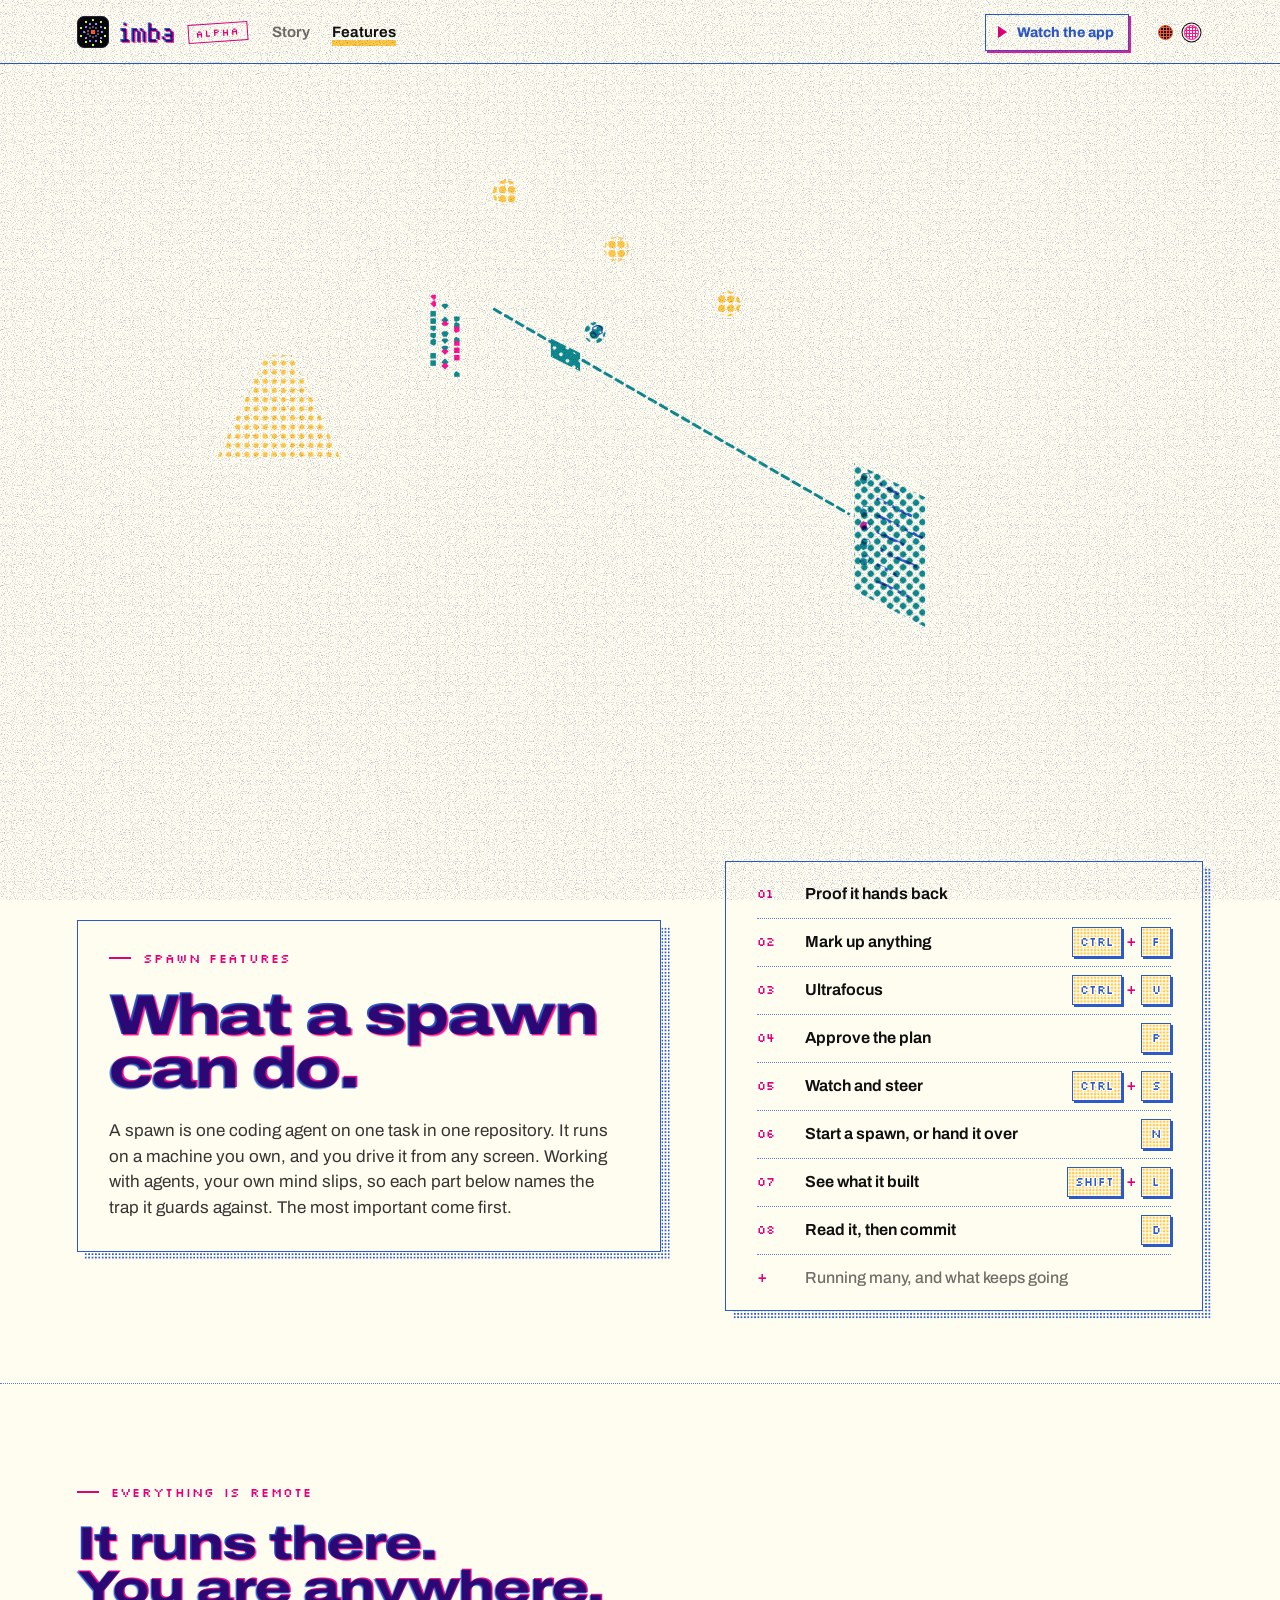
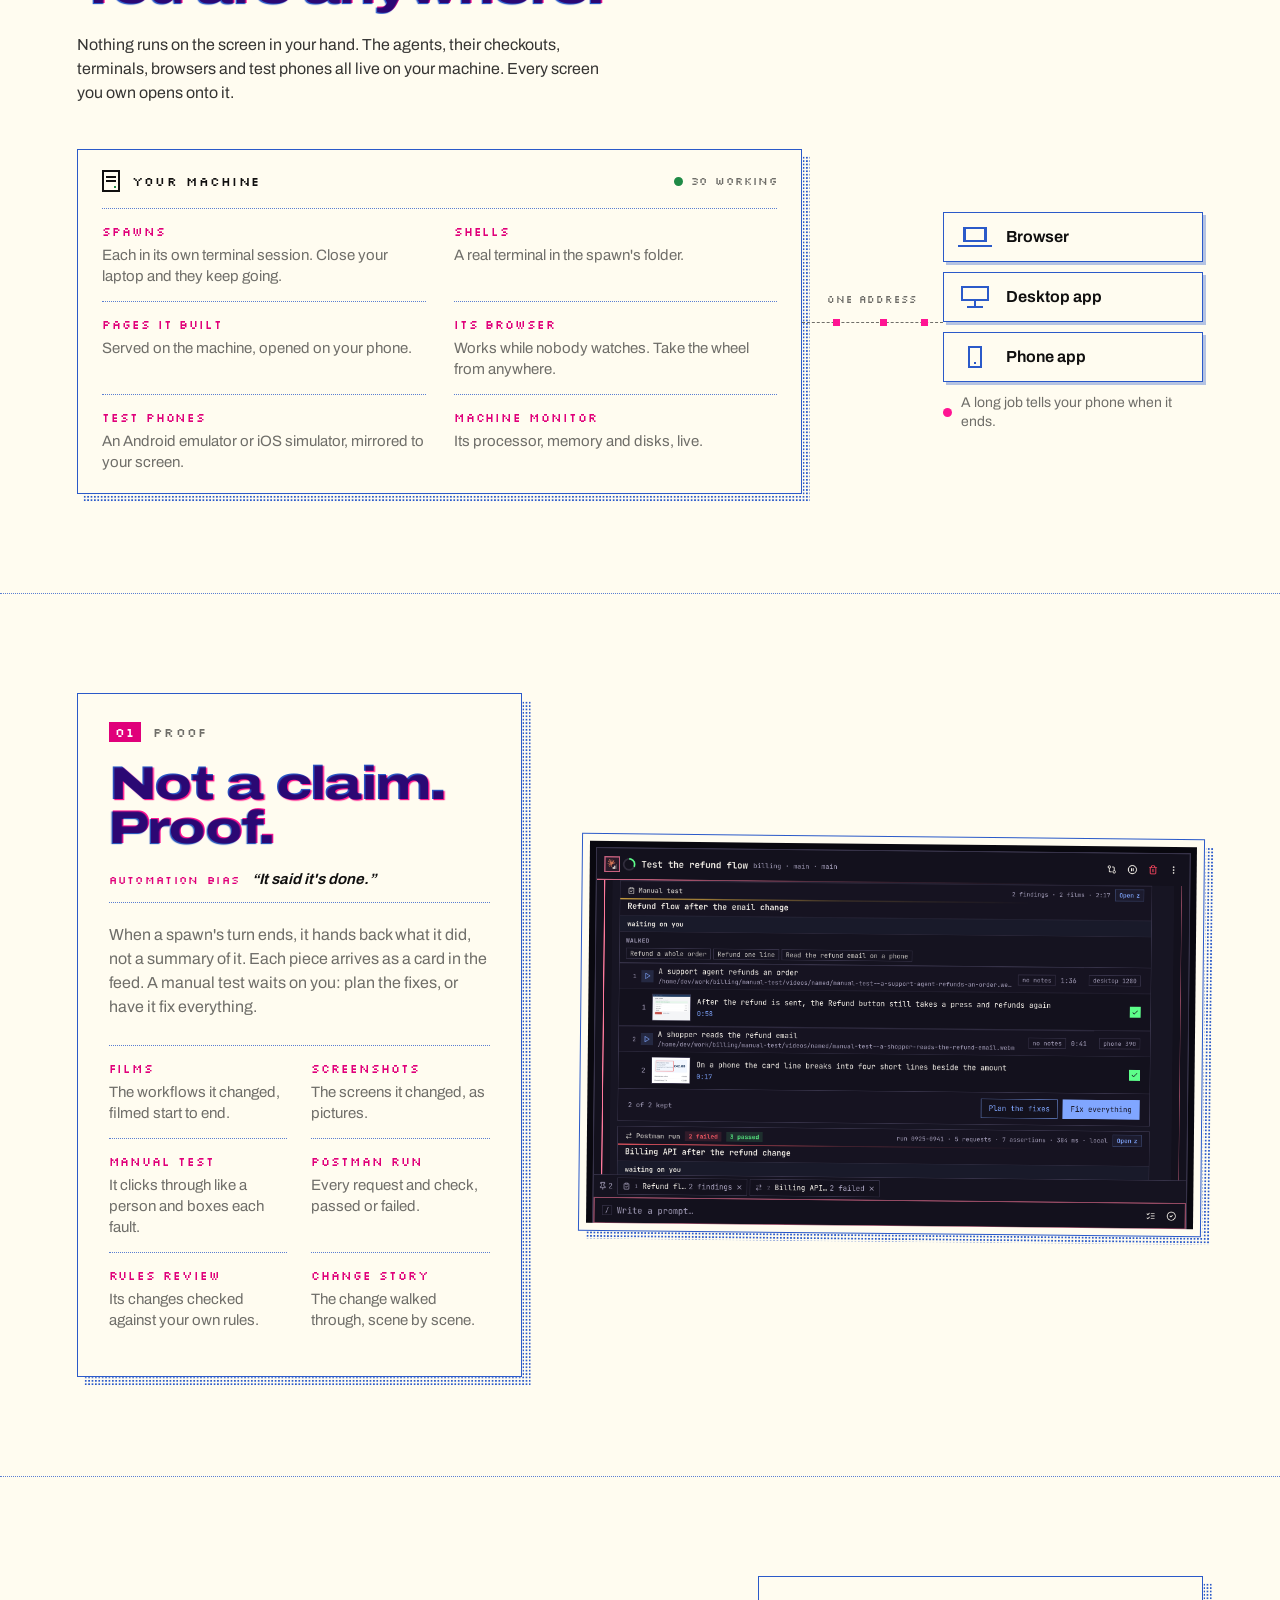
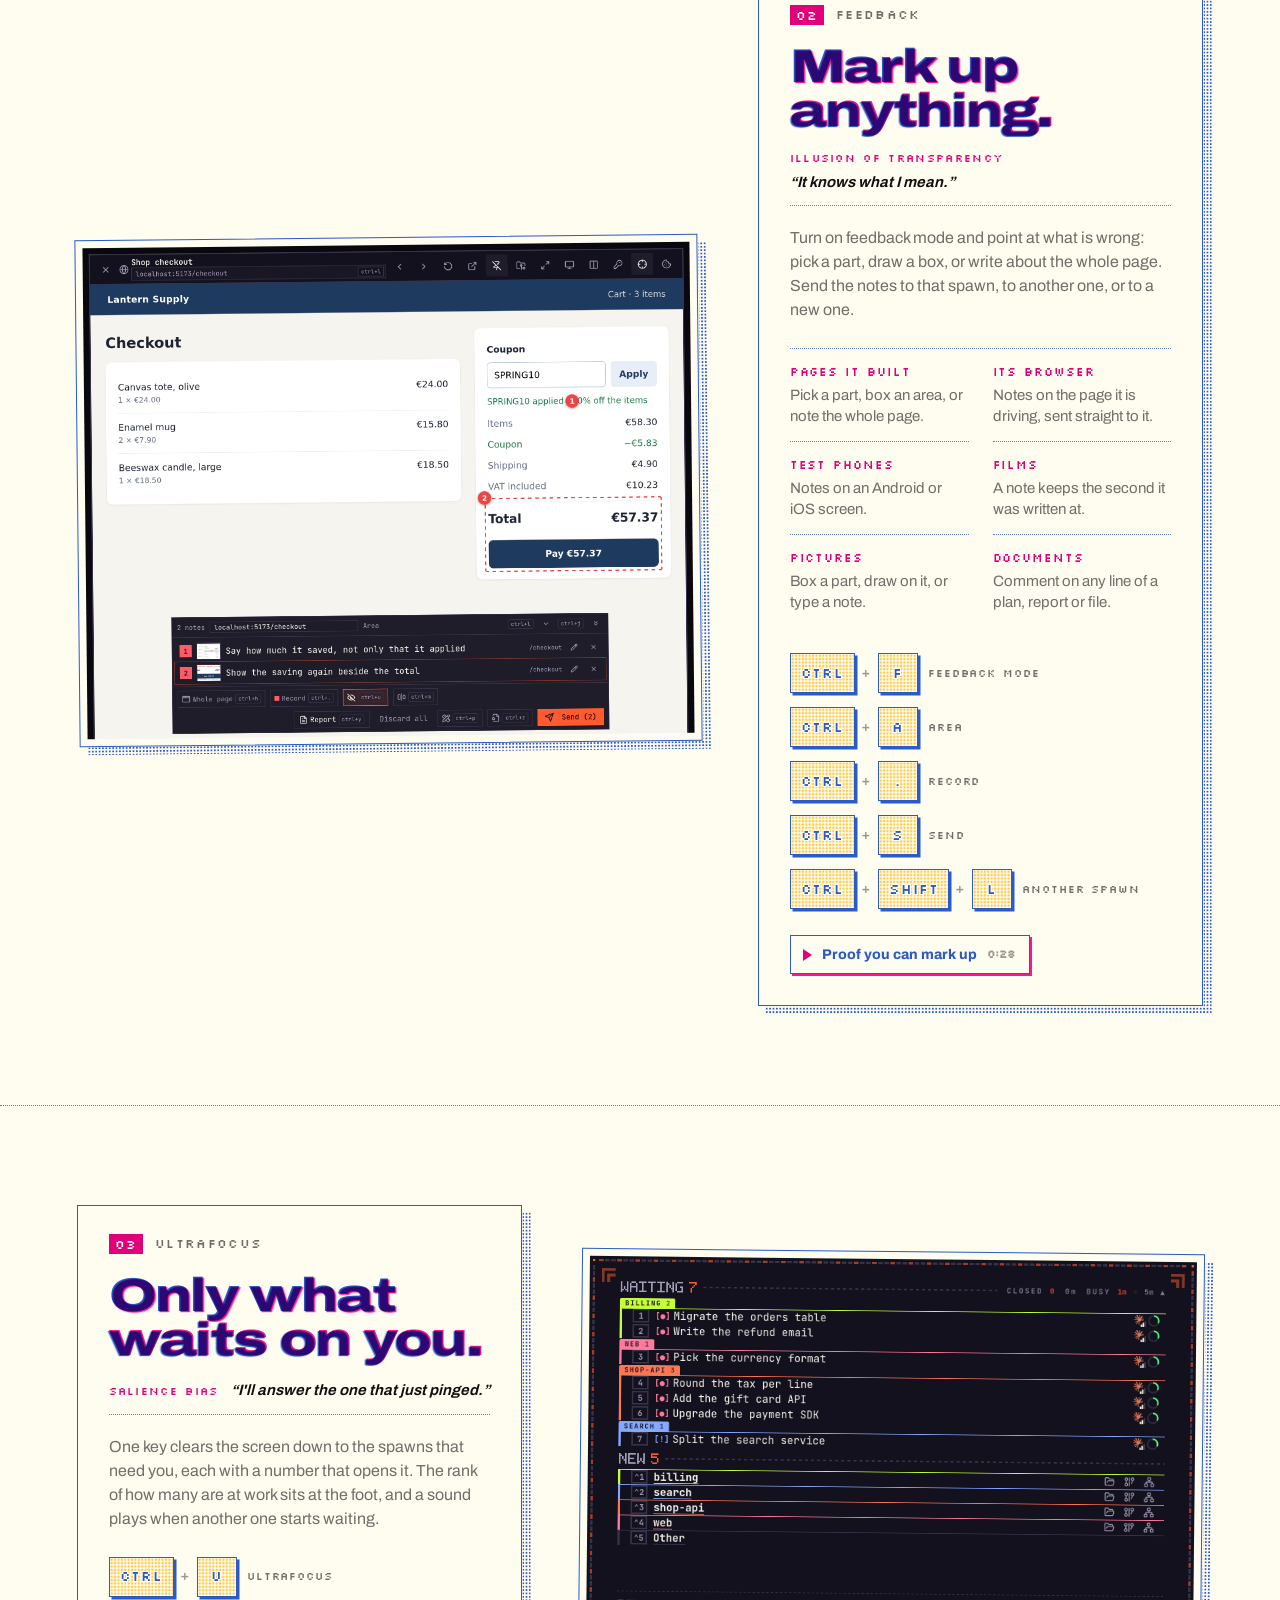
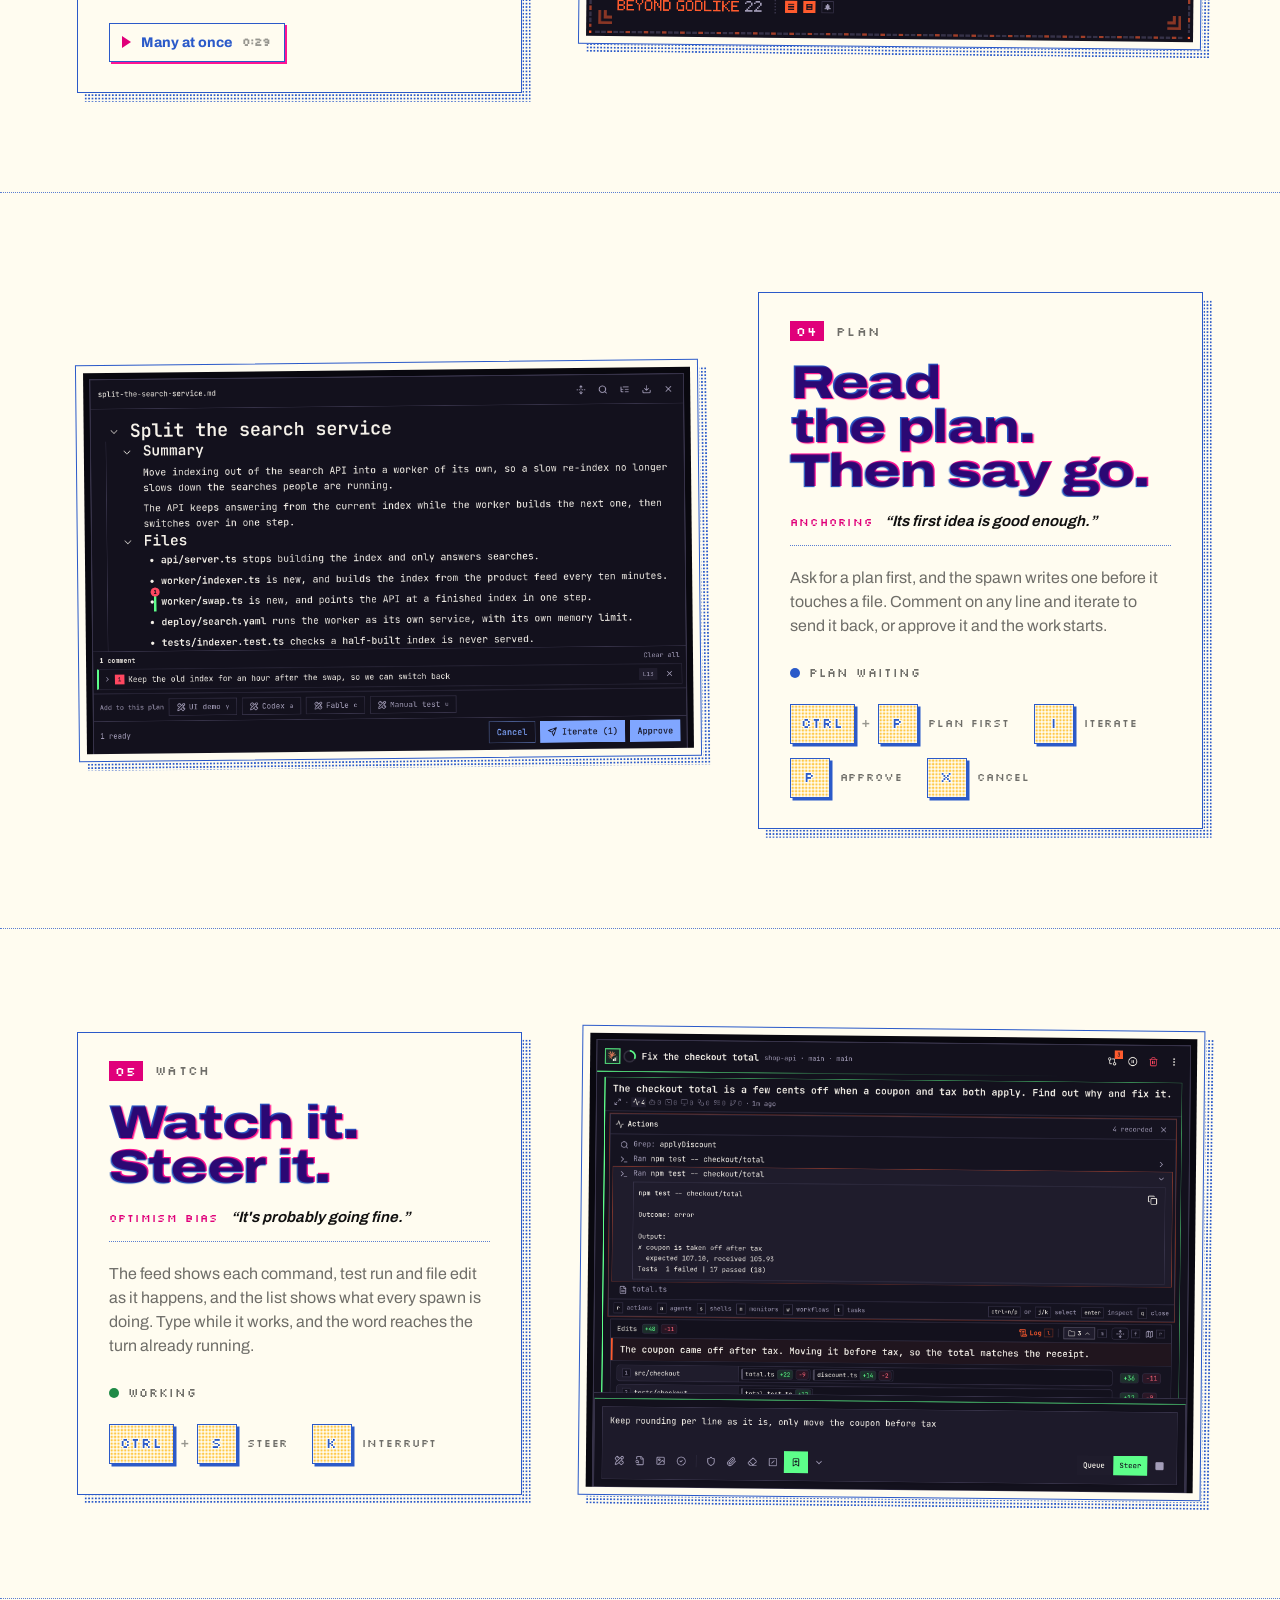
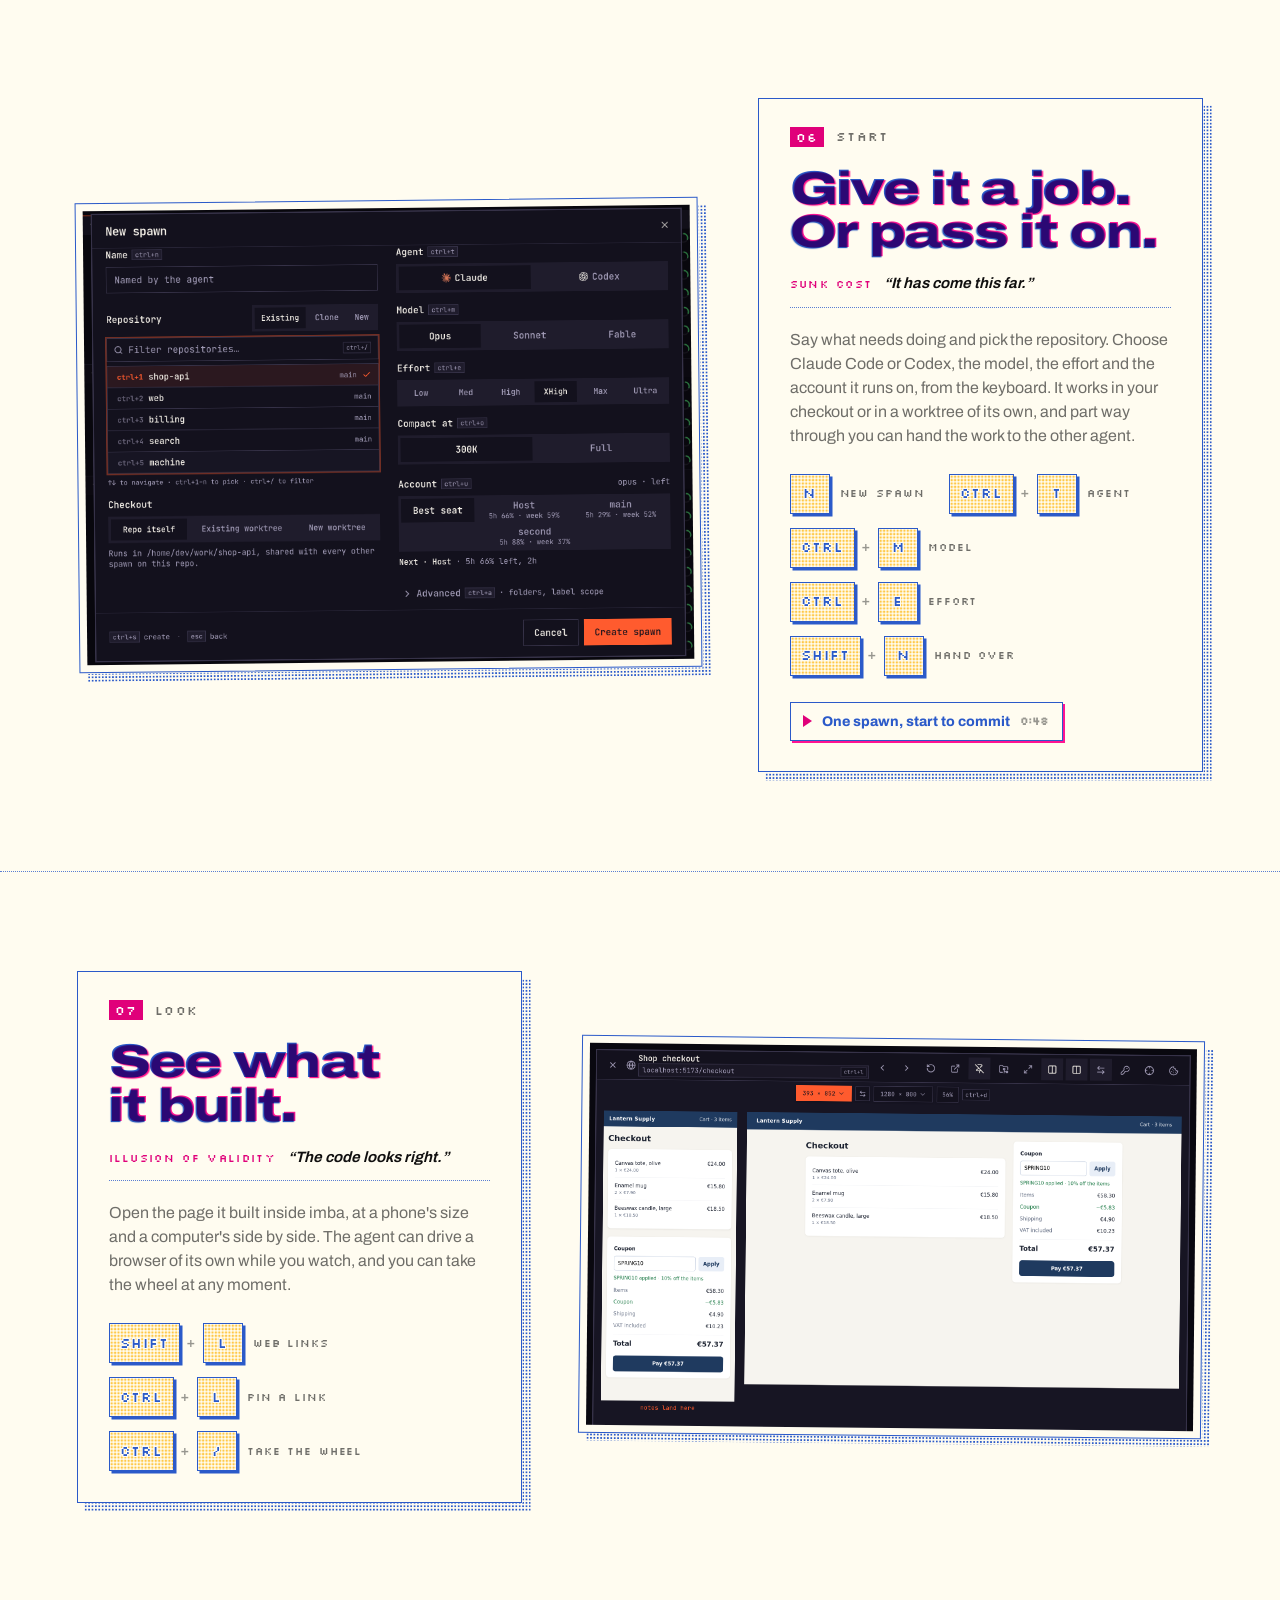
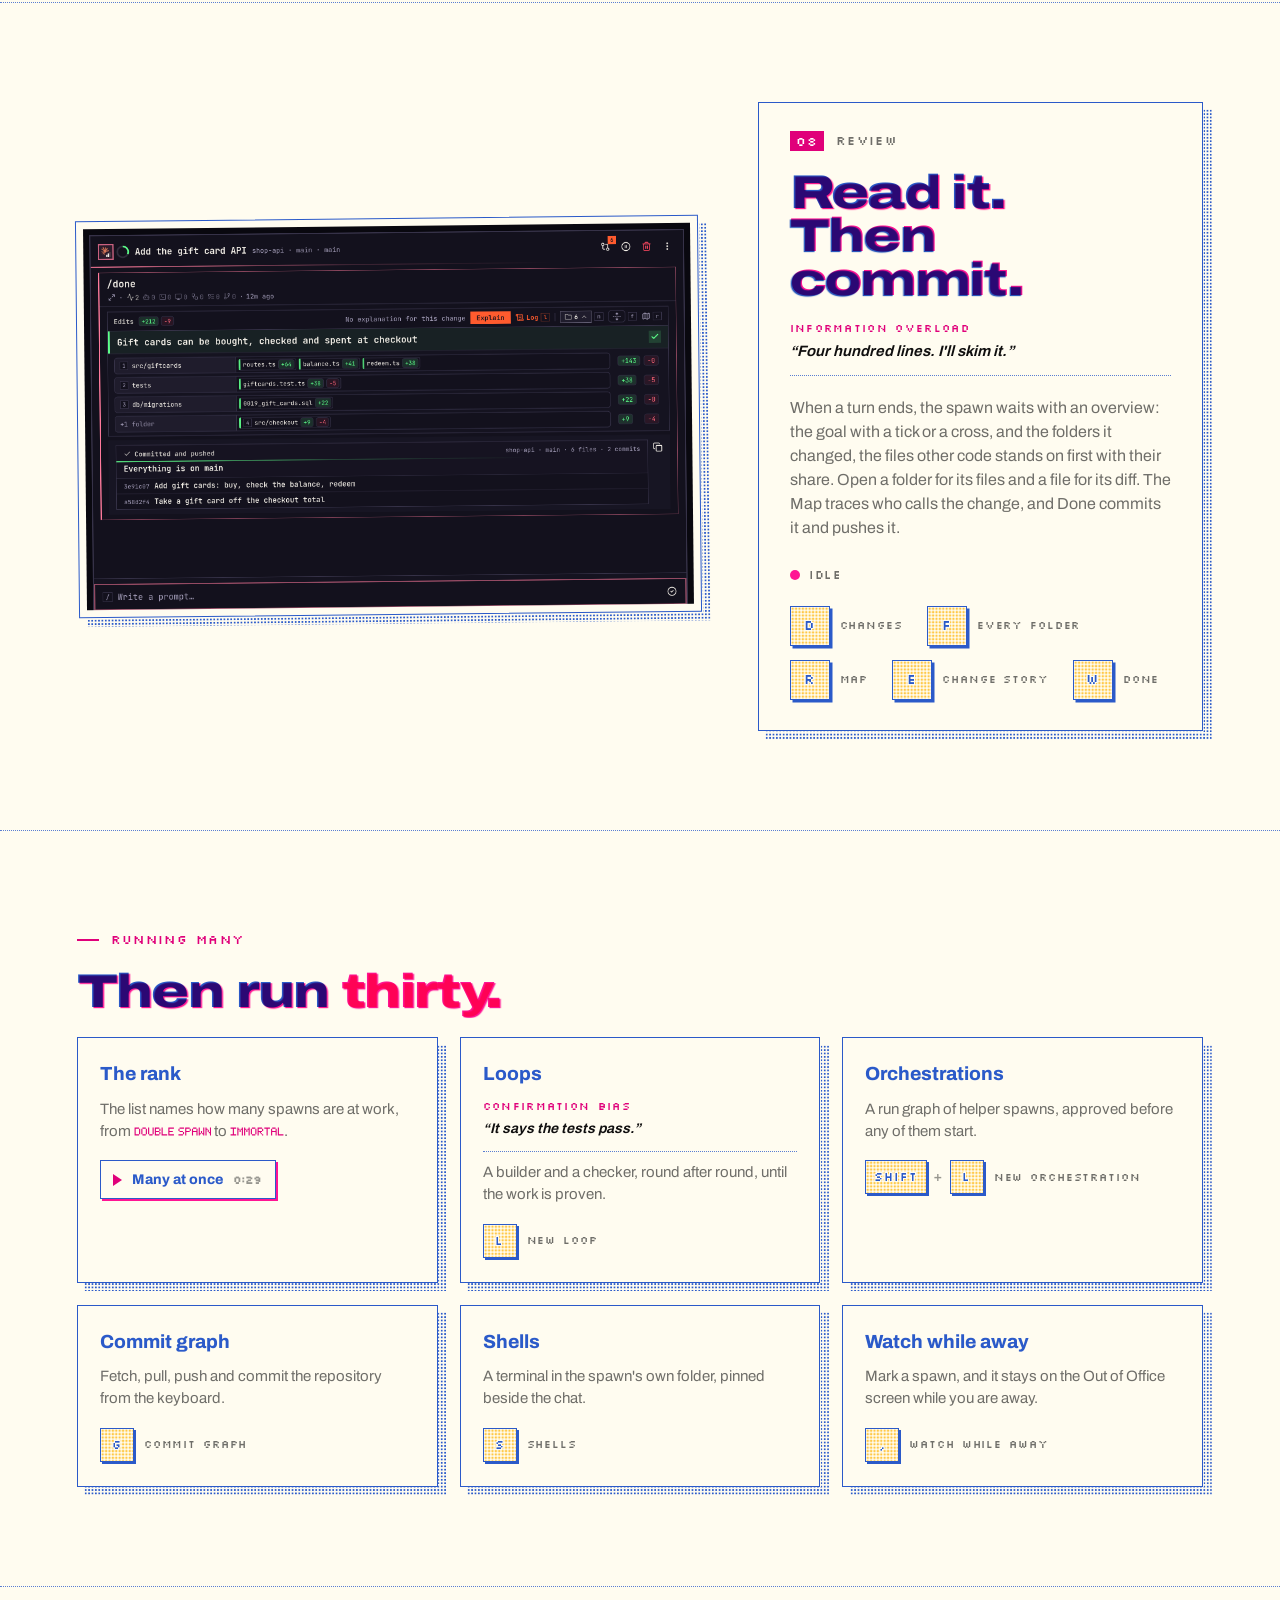
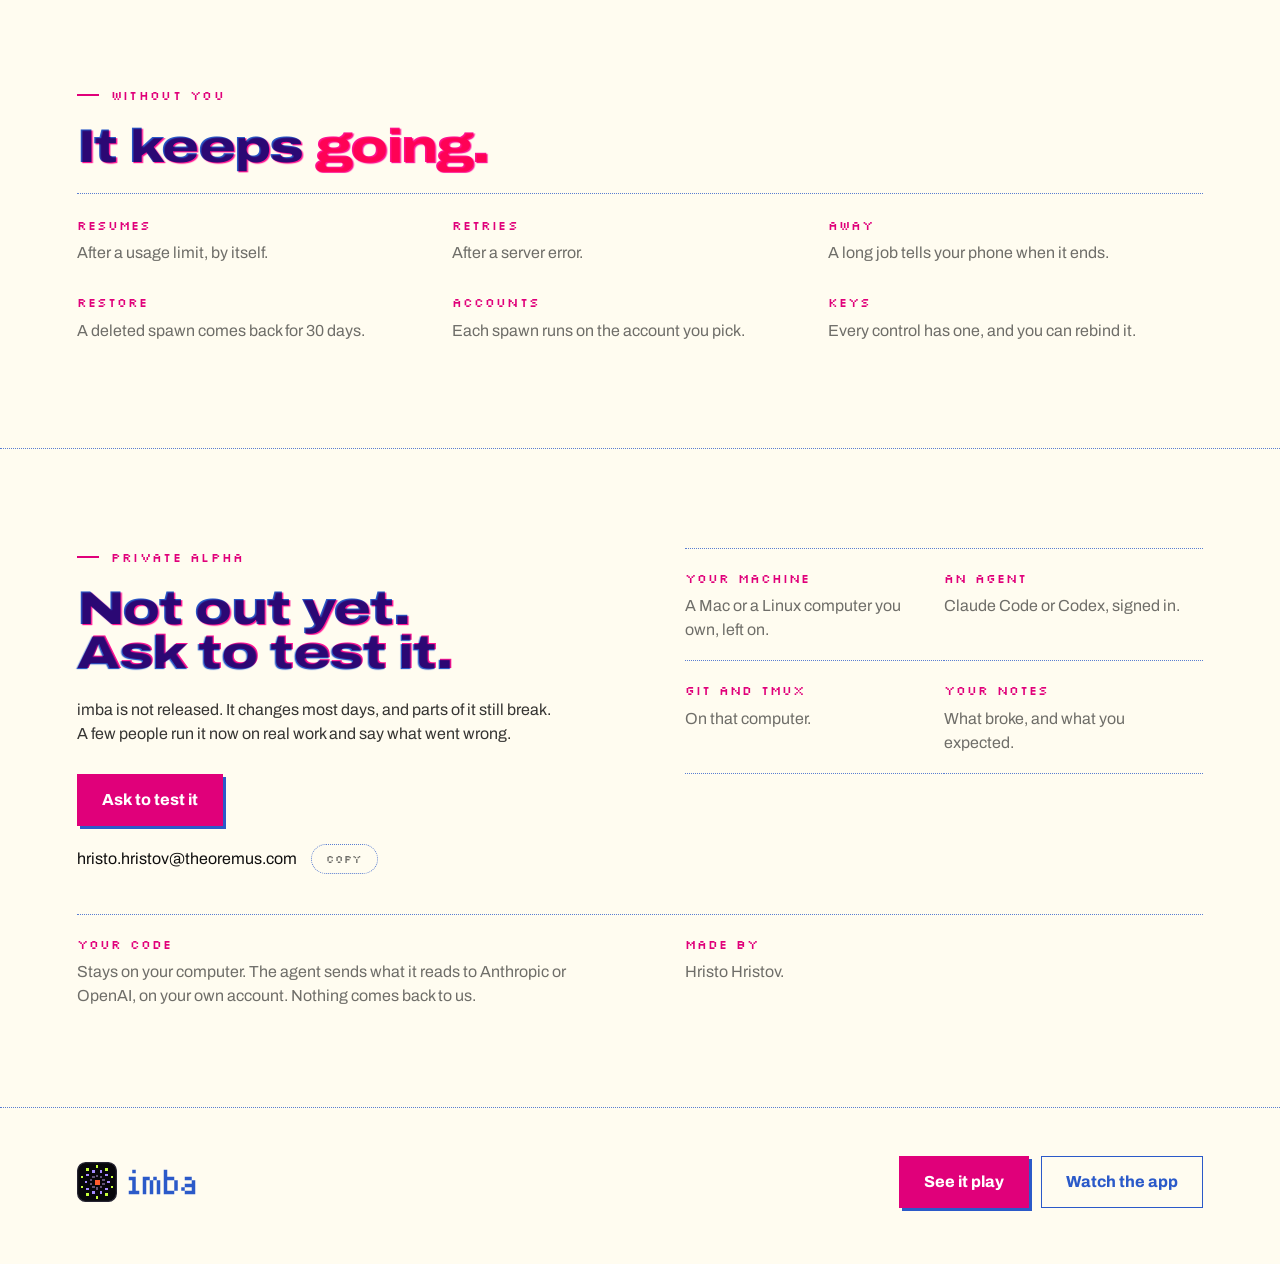
<file: features.html>
<!doctype html>
<html lang="en">
<head>
  <meta charset="UTF-8" />
  <meta name="viewport" content="width=device-width,initial-scale=1,viewport-fit=cover" />
  <meta name="theme-color" content="#13111d" />
  <style>:root{--signal-paper:#13111d;--signal-accent:#ff5b2e;--peony-paper:#fffcf0;--peony-accent:#ff1493}:root,:root[data-palette="signal"]{--paper:#13111d;--sheet:#1f1c2c;--key:#f6f2ea;--soft:#a39db8;--rule:#363248;--accent:#ff5b2e;--accent-text:#ff5b2e;--on-accent:#13111d;--sky:#a58bff;--work:#5dff8a;--plan:#80a6ff;--idle:#ff7a9c;--fail:#ff5c67;--ink-blue:#a58bff;--ink-coral:#ff5b2e;--ink-yellow:#ffc847;--ink-teal:#5dff8a;--blend:screen;color-scheme:dark}@media (prefers-color-scheme: light){:root:not([data-palette]){--paper:#fffcf0;--sheet:#ffffff;--key:#100f0f;--soft:#6f6e69;--rule:#cecdc3;--accent:#ff1493;--accent-text:#e0007a;--on-accent:#ffffff;--sky:#5200e0;--work:#1f8a46;--plan:#2b5ac9;--idle:#ff1493;--fail:#d12424;--ink-blue:#2b5ac9;--ink-coral:#ff1493;--ink-yellow:#ffc847;--ink-teal:#0f8a8f;--blend:multiply;color-scheme:light}}:root[data-palette="peony"]{--paper:#fffcf0;--sheet:#ffffff;--key:#100f0f;--soft:#6f6e69;--rule:#cecdc3;--accent:#ff1493;--accent-text:#e0007a;--on-accent:#ffffff;--sky:#5200e0;--work:#1f8a46;--plan:#2b5ac9;--idle:#ff1493;--fail:#d12424;--ink-blue:#2b5ac9;--ink-coral:#ff1493;--ink-yellow:#ffc847;--ink-teal:#0f8a8f;--blend:multiply;color-scheme:light}</style>
  <script>(()=>{let p;try{p=localStorage.getItem('imba-palette')}catch(e){}if(p!=='signal'&&p!=='peony')p=matchMedia('(prefers-color-scheme: light)').matches?'peony':'signal';document.documentElement.dataset.palette=p;const m=document.querySelector('meta[name="theme-color"]');if(m)m.content=p==='peony'?'#fffcf0':'#13111d';})()</script>
  <meta name="description" content="What an imba spawn can do, on your machine and from any screen, and the trap of working with agents each part guards against: the proof it hands back, feedback mode on anything it made, Ultrafocus, plans, a live feed, hand-overs, the web view, and a review that opens as an overview. In private alpha." />
  <title>imba — what a spawn can do</title>
  <link rel="canonical" href="https://hr-hristov.github.io/imba-website-riso/features.html" />
  <meta property="og:type" content="website" />
  <meta property="og:site_name" content="imba" />
  <meta property="og:url" content="https://hr-hristov.github.io/imba-website-riso/features.html" />
  <meta property="og:title" content="imba — what a spawn can do" />
  <meta property="og:description" content="What an imba spawn can do, on your machine and from any screen, from the proof it hands back to the commit. In private alpha." />
  <meta property="og:image" content="https://hr-hristov.github.io/imba-website-riso/imba-card.png" />
  <meta property="og:image:width" content="1200" />
  <meta property="og:image:height" content="630" />
  <meta property="og:image:alt" content="The imba story page: Thirty agents. A clear head., on a card pasted over a risograph print of a floor of thirty agents at their desks" />
  <meta name="twitter:card" content="summary_large_image" />
  <link rel="icon" href="data:image/svg+xml,%3Csvg xmlns='http://www.w3.org/2000/svg' viewBox='0 0 16 16'%3E%3Crect width='16' height='16' rx='4' fill='%2307060b'/%3E%3Cpath fill='%23a58bff' d='M7 1h2v2H7zM12 3h2v2h-2zM13 8h2v2h-2zM10 13h2v2h-2zM4 13h2v2H4zM1 8h2v2H1zM2 3h2v2H2z'/%3E%3Cpath fill='%23c6ff3a' d='M7 4h2v2H7zM10 7h2v2h-2zM7 10h2v2H7zM4 7h2v2H4z'/%3E%3Cpath fill='%23ff5b2e' d='M7 7h2v2H7z'/%3E%3C/svg%3E" />
  <link rel="apple-touch-icon" href="./apple-touch-icon.png" />
  <script type="module" crossorigin src="./assets/features-B10UVJuQ.js"></script>
  <link rel="modulepreload" crossorigin href="./assets/story-DeQwWXUp.js">
  <link rel="modulepreload" crossorigin href="./assets/sheet-CyMX_T7V.js">
  <link rel="modulepreload" crossorigin href="./assets/alpha-DzTA069e.js">
  <link rel="stylesheet" crossorigin href="./assets/story-CDMNi42w.css">
  <link rel="stylesheet" crossorigin href="./assets/features-DoilMiPw.css">
</head>
<body class="features-page">
  <div class="fibres" aria-hidden="true"></div>
  <header class="bar">
    <a class="brand" href="./" aria-label="imba" data-logo></a>
    <a class="alpha-tag" href="#alpha">Alpha</a>
    <nav class="nav" aria-label="Pages"><a href="./">Story</a><a href="features.html" aria-current="page">Features</a></nav>
    <button class="film-link" data-film="start"><span class="play" aria-hidden="true"></span>Watch the app</button>
    <div class="palettes" data-palettes role="radiogroup" aria-label="Palette"></div>
  </header>

  <main>
    <section class="f-hero" id="top">
      <div class="f-print" data-figure="remote" aria-hidden="true"></div>
      <div class="paste">
        <p class="kicker">Spawn features</p>
        <h1>What a spawn<br><span>can do.</span></h1>
        <p class="lede">A spawn is one coding agent on one task in one repository. It runs on a machine you own, and you drive it from any screen. Working with agents, your own mind slips, so each part below names the trap it guards against. The most important come first.</p>
      </div>
      <ol class="index paste">
        <li><a href="#proof"><i>01</i><b><span class="full">Proof it hands back</span><span class="short">Proof</span></b></a></li>
        <li><a href="#markup"><i>02</i><b><span class="full">Mark up anything</span><span class="short">Mark up</span></b><span class="keys" data-keys="feedback"></span></a></li>
        <li><a href="#ultrafocus"><i>03</i><b>Ultrafocus</b><span class="keys" data-keys="ultrafocus"></span></a></li>
        <li><a href="#plan"><i>04</i><b>Approve the plan</b><span class="keys" data-keys="plan"></span></a></li>
        <li><a href="#watch"><i>05</i><b>Watch and steer</b><span class="keys" data-keys="steer"></span></a></li>
        <li><a href="#start"><i>06</i><b><span class="full">Start a spawn, or hand it over</span><span class="short">Start or hand over</span></b><span class="keys" data-keys="spawn"></span></a></li>
        <li><a href="#built"><i>07</i><b>See what it built</b><span class="keys" data-keys="webLinks"></span></a></li>
        <li><a href="#commit"><i>08</i><b><span class="full">Read it, then commit</span><span class="short">Read, then commit</span></b><span class="keys" data-keys="changes"></span></a></li>
        <li class="more"><a href="#many"><i>+</i><b>Running many, and what keeps going</b></a></li>
      </ol>
    </section>

    <section class="remote" id="remote" aria-labelledby="remote-title">
      <div class="remote-head">
        <div class="remote-words">
          <p class="kicker">Everything is remote</p>
          <h2 id="remote-title">It runs there.<br><span>You are anywhere.</span></h2>
          <p>Nothing runs on the screen in your hand. The agents, their checkouts, terminals, browsers and test phones all live on your machine. Every screen you own opens onto it.</p>
        </div>
      </div>
      <div class="reach">
        <div class="machine">
          <p class="machine-head"><svg class="tower" viewBox="0 0 9 11" aria-hidden="true"><path d="M0 0h9v1H0zM0 10h9v1H0zM0 1h1v9H0zM8 1h1v9H8zM2 3h5v1H2zM2 5h5v1H2z"/><path class="on" d="M6 8h1v1H6z"/></svg><b>Your machine</b><small><i class="light working" aria-hidden="true"></i>30 working</small></p>
          <ul class="runs" aria-label="What runs on your machine">
            <li><b>Spawns</b><span>Each in its own terminal session. Close your laptop and they keep going.</span></li>
            <li><b>Shells</b><span>A real terminal in the spawn's folder.</span></li>
            <li><b>Pages it built</b><span>Served on the machine, opened on your phone.</span></li>
            <li><b>Its browser</b><span>Works while nobody watches. Take the wheel from anywhere.</span></li>
            <li><b>Test phones</b><span>An Android emulator or iOS simulator, mirrored to your screen.</span></li>
            <li><b>Machine monitor</b><span>Its processor, memory and disks, live.</span></li>
          </ul>
        </div>
        <div class="link"><i></i><i></i><i></i><span>One address</span></div>
        <div>
          <ul class="screens" aria-label="The screens that reach it">
            <li><svg viewBox="0 0 13 8" aria-hidden="true"><path d="M2 0h9v1H2zM2 5h9v1H2zM2 1h1v4H2zM10 1h1v4h-1zM0 7h13v1H0z"/></svg>Browser</li>
            <li><svg viewBox="0 0 13 10" aria-hidden="true"><path d="M0 0h13v1H0zM0 6h13v1H0zM0 1h1v5H0zM12 1h1v5h-1zM6 7h1v2H6zM3 9h7v1H3z"/></svg>Desktop app</li>
            <li><svg viewBox="0 0 7 11" aria-hidden="true"><path d="M0 0h7v1H0zM0 10h7v1H0zM0 1h1v9H0zM6 1h1v9H6zM3 8h1v1H3z"/></svg>Phone app</li>
          </ul>
          <p class="buzz"><i class="light done" aria-hidden="true"></i>A long job tells your phone when it ends.</p>
        </div>
      </div>
    </section>

    <section class="feature" id="proof">
      <div class="words paste">
        <p class="step"><b>01</b>Proof</p>
        <h2>Not a claim.<br><span>Proof.</span></h2>
        <p class="trap-line"><b>Automation bias</b>“It said it's done.”</p>
        <p>When a spawn's turn ends, it hands back what it did, not a summary of it. Each piece arrives as a card in the feed. A manual test waits on you: plan the fixes, or have it fix everything.</p>
        <ul class="kinds" aria-label="What comes back">
          <li><b>Films</b><span>The workflows it changed, filmed start to end.</span></li>
          <li><b>Screenshots</b><span>The screens it changed, as pictures.</span></li>
          <li><b>Manual test</b><span>It clicks through like a person and boxes each fault.</span></li>
          <li><b>Postman run</b><span>Every request and check, passed or failed.</span></li>
          <li><b>Rules review</b><span>Its changes checked against your own rules.</span></li>
          <li><b>Change story</b><span>The change walked through, scene by scene.</span></li>
        </ul>
      </div>
      <figure class="shot paste"><img src="./assets/handback-CwfSddah.png" alt="A manual test report in imba with two faults, each boxed on a frame of its film, and a Postman run with two failed checks under it" loading="lazy" /></figure>
    </section>

    <section class="feature flip" id="markup">
      <div class="words paste">
        <p class="step"><b>02</b>Feedback</p>
        <h2>Mark up<br><span>anything.</span></h2>
        <p class="trap-line"><b>Illusion of transparency</b>“It knows what I mean.”</p>
        <p>Turn on feedback mode and point at what is wrong: pick a part, draw a box, or write about the whole page. Send the notes to that spawn, to another one, or to a new one.</p>
        <ul class="kinds" aria-label="What you can mark up">
          <li><b>Pages it built</b><span>Pick a part, box an area, or note the whole page.</span></li>
          <li><b>Its browser</b><span>Notes on the page it is driving, sent straight to it.</span></li>
          <li><b>Test phones</b><span>Notes on an Android or iOS screen.</span></li>
          <li><b>Films</b><span>A note keeps the second it was written at.</span></li>
          <li><b>Pictures</b><span>Box a part, draw on it, or type a note.</span></li>
          <li><b>Documents</b><span>Comment on any line of a plan, report or file.</span></li>
        </ul>
        <ul class="keyrow">
          <li class="keyline"><span class="keys" data-keys="feedback"></span><span>Feedback mode</span></li>
          <li class="keyline"><span class="keys" data-keys="area"></span><span>Area</span></li>
          <li class="keyline"><span class="keys" data-keys="record"></span><span>Record</span></li>
          <li class="keyline"><span class="keys" data-keys="sendNotes"></span><span>Send</span></li>
          <li class="keyline"><span class="keys" data-keys="elsewhere"></span><span>Another spawn</span></li>
        </ul>
        <button class="film-chip" data-film="proof"><span class="play" aria-hidden="true"></span>Proof you can mark up<small data-length></small></button>
      </div>
      <figure class="shot paste"><img src="./assets/markup-C_lVrvRg.png" alt="Feedback mode in imba on a checkout page a spawn built: a pin on the coupon line, a box round the total, and the two notes ready to send" loading="lazy" /></figure>
    </section>

    <section class="feature" id="ultrafocus">
      <div class="words paste">
        <p class="step"><b>03</b>Ultrafocus</p>
        <h2>Only what<br><span>waits on you.</span></h2>
        <p class="trap-line"><b>Salience bias</b>“I'll answer the one that just pinged.”</p>
        <p>One key clears the screen down to the spawns that need you, each with a number that opens it. The rank of how many are at work sits at the foot, and a sound plays when another one starts waiting.</p>
        <ul class="keyrow">
          <li class="keyline"><span class="keys" data-keys="ultrafocus"></span><span>Ultrafocus</span></li>
        </ul>
        <button class="film-chip" data-film="many"><span class="play" aria-hidden="true"></span>Many at once<small data-length></small></button>
      </div>
      <figure class="shot paste"><img src="./assets/ultrafocus-DhAnU5f5.png" alt="The imba Ultrafocus screen: spawns waiting, the repositories to start a new one in, and the rank at the foot" loading="lazy" /></figure>
    </section>

    <section class="feature flip" id="plan">
      <div class="words paste">
        <p class="step"><b>04</b>Plan</p>
        <h2>Read the plan.<br><span>Then say go.</span></h2>
        <p class="trap-line"><b>Anchoring</b>“Its first idea is good enough.”</p>
        <p>Ask for a plan first, and the spawn writes one before it touches a file. Comment on any line and iterate to send it back, or approve it and the work starts.</p>
        <ul class="lights" aria-label="Spawn lights"><li class="plan">Plan waiting</li></ul>
        <ul class="keyrow">
          <li class="keyline"><span class="keys" data-keys="planFirst"></span><span>Plan first</span></li>
          <li class="keyline"><span class="keys" data-keys="iterate"></span><span>Iterate</span></li>
          <li class="keyline"><span class="keys" data-keys="plan"></span><span>Approve</span></li>
          <li class="keyline"><span class="keys" data-keys="cancelPlan"></span><span>Cancel</span></li>
        </ul>
      </div>
      <figure class="shot paste"><img src="./assets/plan-CRwxPCBE.png" alt="A plan waiting for approval in imba, with a comment on one line" loading="lazy" /></figure>
    </section>

    <section class="feature" id="watch">
      <div class="words paste">
        <p class="step"><b>05</b>Watch</p>
        <h2>Watch it.<br><span>Steer it.</span></h2>
        <p class="trap-line"><b>Optimism bias</b>“It's probably going fine.”</p>
        <p>The feed shows each command, test run and file edit as it happens, and the list shows what every spawn is doing. Type while it works, and the word reaches the turn already running.</p>
        <ul class="lights" aria-label="Spawn lights"><li class="working">Working</li></ul>
        <ul class="keyrow">
          <li class="keyline"><span class="keys" data-keys="steer"></span><span>Steer</span></li>
          <li class="keyline"><span class="keys" data-keys="interrupt"></span><span>Interrupt</span></li>
        </ul>
      </div>
      <figure class="shot paste"><img src="./assets/watch-B9mXlouD.png" alt="A working spawn's actions in imba, with a failing test opened and a steer message typed" loading="lazy" /></figure>
    </section>

    <section class="feature flip" id="start">
      <div class="words paste">
        <p class="step"><b>06</b>Start</p>
        <h2>Give it a job.<br><span>Or pass it on.</span></h2>
        <p class="trap-line"><b>Sunk cost</b>“It has come this far.”</p>
        <p>Say what needs doing and pick the repository. Choose Claude Code or Codex, the model, the effort and the account it runs on, from the keyboard. It works in your checkout or in a worktree of its own, and part way through you can hand the work to the other agent.</p>
        <ul class="keyrow">
          <li class="keyline"><span class="keys" data-keys="spawn"></span><span>New spawn</span></li>
          <li class="keyline"><span class="keys" data-keys="agent"></span><span>Agent</span></li>
          <li class="keyline"><span class="keys" data-keys="model"></span><span>Model</span></li>
          <li class="keyline"><span class="keys" data-keys="effort"></span><span>Effort</span></li>
          <li class="keyline"><span class="keys" data-keys="handover"></span><span>Hand over</span></li>
        </ul>
        <button class="film-chip" data-film="start"><span class="play" aria-hidden="true"></span>One spawn, start to commit<small data-length></small></button>
      </div>
      <figure class="shot paste"><img src="./assets/start-CB9FgByP.png" alt="The New spawn dialog in imba, with the agent, model, effort and account" loading="lazy" /></figure>
    </section>

    <section class="feature" id="built">
      <div class="words paste">
        <p class="step"><b>07</b>Look</p>
        <h2>See what<br><span>it built.</span></h2>
        <p class="trap-line"><b>Illusion of validity</b>“The code looks right.”</p>
        <p>Open the page it built inside imba, at a phone's size and a computer's side by side. The agent can drive a browser of its own while you watch, and you can take the wheel at any moment.</p>
        <ul class="keyrow">
          <li class="keyline"><span class="keys" data-keys="webLinks"></span><span>Web links</span></li>
          <li class="keyline"><span class="keys" data-keys="pinLink"></span><span>Pin a link</span></li>
          <li class="keyline"><span class="keys" data-keys="wheel"></span><span>Take the wheel</span></li>
        </ul>
      </div>
      <figure class="shot paste"><img src="./assets/built-B4EBDbtN.png" alt="A checkout page a spawn built, open in the imba web view at a phone size and a laptop size" loading="lazy" /></figure>
    </section>

    <section class="feature flip" id="commit">
      <div class="words paste">
        <p class="step"><b>08</b>Review</p>
        <h2>Read it.<br><span>Then commit.</span></h2>
        <p class="trap-line"><b>Information overload</b>“Four hundred lines. I'll skim it.”</p>
        <p>When a turn ends, the spawn waits with an overview: the goal with a tick or a cross, and the folders it changed, the files other code stands on first with their share. Open a folder for its files and a file for its diff. The Map traces who calls the change, and Done commits it and pushes it.</p>
        <ul class="lights" aria-label="Spawn lights"><li class="done">Idle</li></ul>
        <ul class="keyrow">
          <li class="keyline"><span class="keys" data-keys="changes"></span><span>Changes</span></li>
          <li class="keyline"><span class="keys" data-keys="folders"></span><span>Every folder</span></li>
          <li class="keyline"><span class="keys" data-keys="blast"></span><span>Map</span></li>
          <li class="keyline"><span class="keys" data-keys="story"></span><span>Change story</span></li>
          <li class="keyline"><span class="keys" data-keys="done"></span><span>Done</span></li>
        </ul>
      </div>
      <figure class="shot paste"><img src="./assets/commit-DpOu4t_S.png" alt="The Edits box in imba listing the files a spawn changed, and the card for its commit" loading="lazy" /></figure>
    </section>

    <section class="band" id="many">
      <p class="kicker">Running many</p>
      <h2>Then run <span>thirty.</span></h2>
      <div class="cards">
        <article class="card paste">
          <h3>The rank</h3>
          <p>The list names how many spawns are at work, from <span class="rank-range" data-rank-first></span> to <span class="rank-range" data-rank-last></span>.</p>
          <button class="film-chip" data-film="many"><span class="play" aria-hidden="true"></span>Many at once<small data-length></small></button>
        </article>
        <article class="card paste">
          <h3>Loops</h3>
          <p class="trap-line"><b>Confirmation bias</b>“It says the tests pass.”</p>
          <p>A builder and a checker, round after round, until the work is proven.</p>
          <p class="keyline"><span class="keys" data-keys="loop"></span><span>New loop</span></p>
        </article>
        <article class="card paste">
          <h3>Orchestrations</h3>
          <p>A run graph of helper spawns, approved before any of them start.</p>
          <p class="keyline"><span class="keys" data-keys="orchestrate"></span><span>New orchestration</span></p>
        </article>
        <article class="card paste">
          <h3>Commit graph</h3>
          <p>Fetch, pull, push and commit the repository from the keyboard.</p>
          <p class="keyline"><span class="keys" data-keys="graph"></span><span>Commit graph</span></p>
        </article>
        <article class="card paste">
          <h3>Shells</h3>
          <p>A terminal in the spawn's own folder, pinned beside the chat.</p>
          <p class="keyline"><span class="keys" data-keys="shells"></span><span>Shells</span></p>
        </article>
        <article class="card paste">
          <h3>Watch while away</h3>
          <p>Mark a spawn, and it stays on the Out of Office screen while you are away.</p>
          <p class="keyline"><span class="keys" data-keys="away"></span><span>Watch while away</span></p>
        </article>
      </div>
    </section>

    <section class="band" id="keeps">
      <p class="kicker">Without you</p>
      <h2>It keeps <span>going.</span></h2>
      <ul class="facts">
        <li><b>Resumes</b><span>After a usage limit, by itself.</span></li>
        <li><b>Retries</b><span>After a server error.</span></li>
        <li><b>Away</b><span>A long job tells your phone when it ends.</span></li>
        <li><b>Restore</b><span>A deleted spawn comes back for 30 days.</span></li>
        <li><b>Accounts</b><span>Each spawn runs on the account you pick.</span></li>
        <li><b>Keys</b><span>Every control has one, and you can rebind it.</span></li>
      </ul>
    </section>

    <section class="alpha" id="alpha" aria-labelledby="alpha-title">
      <div class="alpha-words">
        <p class="kicker">Private alpha</p>
        <h2 id="alpha-title">Not out yet.<br><span>Ask to test it.</span></h2>
        <p>imba is not released. It changes most days, and parts of it still break. A few people run it now on real work and say what went wrong.</p>
        <div class="actions"><a class="button primary" href="mailto:hristo.hristov@theoremus.com?subject=imba%20alpha&amp;body=Name%3A%20%0AClaude%20Code%20or%20Codex%3A%20%0AWhat%20I%20would%20use%20it%20for%3A%20%0A">Ask to test it</a></div>
        <p class="mail"><span class="mail-address">hristo.hristov@theoremus.com</span><button class="mail-copy" type="button" data-copy="hristo.hristov@theoremus.com">Copy</button><span class="quiet" role="status" data-copy-status></span></p>
      </div>
      <ul class="needs" aria-label="What a tester needs">
        <li><b>Your machine</b><span>A Mac or a Linux computer you own, left on.</span></li>
        <li><b>An agent</b><span>Claude Code or Codex, signed in.</span></li>
        <li><b>Git and tmux</b><span>On that computer.</span></li>
        <li><b>Your notes</b><span>What broke, and what you expected.</span></li>
      </ul>
      <dl class="answers">
        <div><dt>Your code</dt><dd>Stays on your computer. The agent sends what it reads to Anthropic or OpenAI, on your own account. Nothing comes back to us.</dd></div>
        <div><dt>Made by</dt><dd>Hristo Hristov.</dd></div>
      </dl>
    </section>

    <footer class="foot">
      <a class="brand" href="./" aria-label="imba" data-logo></a>
      <div class="actions">
        <a class="button primary" href="./">See it play</a>
        <button class="button" data-film="start">Watch the app</button>
      </div>
    </footer>
  </main>

  <dialog id="film-dialog" aria-labelledby="film-title">
    <div class="film-head"><span id="film-title"></span><button id="close-film">Close</button></div>
    <video id="film" controls playsinline preload="none"></video>
    <ol class="film-steps" id="film-steps" aria-label="Steps"></ol>
    <p id="film-note"></p>
  </dialog>
</body>
</html>
</file>
<file: assets/story-CDMNi42w.css>
@font-face{font-family:Archivo Variable;font-style:normal;font-display:swap;font-weight:100 900;font-stretch:62% 125%;src:url(./archivo-vietnamese-wdth-normal-rJmnGBSt.woff2) format("woff2-variations");unicode-range:U+0102-0103,U+0110-0111,U+0128-0129,U+0168-0169,U+01A0-01A1,U+01AF-01B0,U+0300-0301,U+0303-0304,U+0308-0309,U+0323,U+0329,U+1EA0-1EF9,U+20AB}@font-face{font-family:Archivo Variable;font-style:normal;font-display:swap;font-weight:100 900;font-stretch:62% 125%;src:url(./archivo-latin-ext-wdth-normal-7khWdh9v.woff2) format("woff2-variations");unicode-range:U+0100-02BA,U+02BD-02C5,U+02C7-02CC,U+02CE-02D7,U+02DD-02FF,U+0304,U+0308,U+0329,U+1D00-1DBF,U+1E00-1E9F,U+1EF2-1EFF,U+2020,U+20A0-20AB,U+20AD-20C0,U+2113,U+2C60-2C7F,U+A720-A7FF}@font-face{font-family:Archivo Variable;font-style:normal;font-display:swap;font-weight:100 900;font-stretch:62% 125%;src:url(./archivo-latin-wdth-normal-DY7AcnAa.woff2) format("woff2-variations");unicode-range:U+0000-00FF,U+0131,U+0152-0153,U+02BB-02BC,U+02C6,U+02DA,U+02DC,U+0304,U+0308,U+0329,U+2000-206F,U+20AC,U+2122,U+2191,U+2193,U+2212,U+2215,U+FEFF,U+FFFD}@font-face{font-family:Silkscreen;font-style:normal;font-display:swap;font-weight:400;src:url([data-uri]) format("woff2"),url([data-uri]) format("woff");unicode-range:U+0100-02BA,U+02BD-02C5,U+02C7-02CC,U+02CE-02D7,U+02DD-02FF,U+0304,U+0308,U+0329,U+1D00-1DBF,U+1E00-1E9F,U+1EF2-1EFF,U+2020,U+20A0-20AB,U+20AD-20C0,U+2113,U+2C60-2C7F,U+A720-A7FF}@font-face{font-family:Silkscreen;font-style:normal;font-display:swap;font-weight:400;src:url(./silkscreen-latin-400-normal-CtPo2yA5.woff2) format("woff2"),url(./silkscreen-latin-400-normal-D0DfPJut.woff) format("woff");unicode-range:U+0000-00FF,U+0131,U+0152-0153,U+02BB-02BC,U+02C6,U+02DA,U+02DC,U+0304,U+0308,U+0329,U+2000-206F,U+20AC,U+2122,U+2191,U+2193,U+2212,U+2215,U+FEFF,U+FFFD}:root{--dim: color-mix(in srgb, var(--soft) 72%, var(--paper));--strong: color-mix(in srgb, var(--key) 84%, var(--paper));--sans: "Archivo Variable", "Archivo", system-ui, sans-serif;--pixel: "Silkscreen", ui-monospace, monospace;--gutter: clamp(16px, 6vw, 96px);--dots: 1.5px dotted color-mix(in srgb, var(--ink-blue) 78%, var(--paper));--shadow-dots: radial-gradient(circle, var(--ink-blue) .95px, transparent 1.35px) 0 0 / 3.4px 3.4px;--sticker-dots: radial-gradient(circle, var(--ink-yellow) 1.05px, transparent 1.45px) 0 0 / 3.4px 3.4px}*{box-sizing:border-box}html{background:var(--paper);scroll-behavior:smooth}body{margin:0;background:var(--paper);color:var(--key);font-family:var(--sans);font-size:18px;line-height:1.5;-webkit-font-smoothing:antialiased;overflow-x:hidden}body.still{scroll-behavior:auto}a{color:inherit}button{font:inherit;color:inherit}kbd{font:inherit}#sheet{position:fixed;top:0;right:0;bottom:0;left:0;width:100vw;height:100vh;height:100lvh;overflow:hidden;z-index:0;pointer-events:none}body.no-print #sheet{display:none}.fibres{position:fixed;top:0;right:0;bottom:0;left:0;z-index:12;pointer-events:none;background:var(--grain-fibre) 0 0 / 256px 256px;mix-blend-mode:var(--blend)}body:after{content:"";position:fixed;top:0;right:0;bottom:0;left:0;z-index:12;pointer-events:none;background:var(--grain-speck) 0 0 / 256px 256px}.press-defs{position:absolute;width:0;height:0;overflow:hidden}.world{position:absolute;left:0;top:0;transform-origin:0 0}.world.moving{will-change:transform}.plate{position:absolute}.plate svg{position:absolute;top:0;right:0;bottom:0;left:0;width:100%;height:100%;overflow:visible}.plate.figure{position:relative;width:100%}.plate.away *{animation-play-state:paused!important}path[class^=L]{fill:none;stroke-linecap:round;stroke-linejoin:round}.kn{fill:var(--pp);display:var(--onlyP)}.sh{fill:var(--sh)}.onlyP{display:var(--onlyP)}.onlyS{display:var(--onlyS)}.print.gl,.m{mix-blend-mode:var(--blend)}.print .ag.off{display:none}.vl{fill:var(--pp);fill-opacity:.72}.bo{opacity:0;animation:1s steps(1) infinite}.bo0{animation-name:boil0}.bo1{animation-name:boil1}.bo2{animation-name:boil2}@keyframes boil0{0%{opacity:1}33.333%{opacity:0}}@keyframes boil1{0%{opacity:0}33.333%{opacity:1}66.667%{opacity:0}}@keyframes boil2{0%{opacity:0}66.667%{opacity:1}}.world.moving .bo{animation:none}.world.moving .bo0{opacity:1}.world.moving .bo1,.world.moving .bo2{display:none}.print [data-cue]{transition:opacity .35s}.print [data-cue]:not(.on){opacity:0}.print .lamp{transition:opacity .3s var(--dl, 0s)}.woke .lamp{transition-delay:0s}.focus .lamp.on:not(.w){opacity:.12}.print .stamp{transition:none}.print .stamp.on{animation:stamp-in .55s ease-out both}@keyframes stamp-in{0%{opacity:0;transform:scale(1.7) rotate(4deg)}55%{opacity:1;transform:scale(.96)}to{opacity:1;transform:none}}.print .note{transform-box:fill-box;transform-origin:50% 50%;transition:opacity .3s,transform .35s ease-in}.print .note:not(.on){transform:translate(10px,-14px) scale(1.25)}.print .strike path{stroke-dasharray:1;stroke-dashoffset:1;transition:stroke-dashoffset .4s cubic-bezier(.65,0,.35,1)}.print .strike.on path{stroke-dashoffset:0}.print .reveal{clip-path:inset(-4px 100% -4px 0);transition:opacity .2s,clip-path .8s steps(12)}.print .reveal.on{clip-path:inset(-4px -4px -4px 0)}.print .pop{transform-box:fill-box;transform-origin:50% 100%;transition:opacity .25s var(--dl, 0s),transform .35s cubic-bezier(.3,1.6,.5,1) var(--dl, 0s)}.print .pop:not(.on){transform:scale(.5)}.print .veil{transition:opacity .6s}.q2,.q3,.q4,.q8{visibility:hidden;animation:steps(1) infinite;animation-delay:var(--dl, 0s)}.q2{animation-duration:.5s}.q3{animation-duration:.75s}.q4{animation-duration:1s}.q8{animation-duration:2.4s}.q2-0{animation-name:f2-0}.q2-1{animation-name:f2-1}.q3-0{animation-name:f3-0}.q3-1{animation-name:f3-1}.q3-2{animation-name:f3-2}.q4-0{animation-name:f4-0}.q4-1{animation-name:f4-1}.q4-2{animation-name:f4-2}.q4-3{animation-name:f4-3}.q8-0{animation-name:f8-0}.q8-1{animation-name:f8-1}.q8-2{animation-name:f8-2}.q8-3{animation-name:f8-3}.q8-4{animation-name:f8-4}.q8-5{animation-name:f8-5}.q8-6{animation-name:f8-6}.q8-7{animation-name:f8-7}@keyframes f2-0{0%{visibility:visible}50%{visibility:hidden}}@keyframes f2-1{0%{visibility:hidden}50%{visibility:visible}}@keyframes f3-0{0%{visibility:visible}33.333%{visibility:hidden}}@keyframes f3-1{0%{visibility:hidden}33.333%{visibility:visible}66.667%{visibility:hidden}}@keyframes f3-2{0%{visibility:hidden}66.667%{visibility:visible}}@keyframes f4-0{0%{visibility:visible}25%{visibility:hidden}}@keyframes f4-1{0%{visibility:hidden}25%{visibility:visible}50%{visibility:hidden}}@keyframes f4-2{0%{visibility:hidden}50%{visibility:visible}75%{visibility:hidden}}@keyframes f4-3{0%{visibility:hidden}75%{visibility:visible}}@keyframes f8-0{0%{visibility:visible}12.5%{visibility:hidden}}@keyframes f8-1{0%{visibility:hidden}12.5%{visibility:visible}25%{visibility:hidden}}@keyframes f8-2{0%{visibility:hidden}25%{visibility:visible}37.5%{visibility:hidden}}@keyframes f8-3{0%{visibility:hidden}37.5%{visibility:visible}50%{visibility:hidden}}@keyframes f8-4{0%{visibility:hidden}50%{visibility:visible}62.5%{visibility:hidden}}@keyframes f8-5{0%{visibility:hidden}62.5%{visibility:visible}75%{visibility:hidden}}@keyframes f8-6{0%{visibility:hidden}75%{visibility:visible}87.5%{visibility:hidden}}@keyframes f8-7{0%{visibility:hidden}87.5%{visibility:visible}}.print .blink{visibility:hidden;animation:blink 1.2s steps(1) infinite}@keyframes blink{0%{visibility:hidden}50%{visibility:visible}}.print .twk{animation:twk 1.7s steps(1) infinite;animation-delay:var(--dl, 0s)}@keyframes twk{0%{opacity:1}50%{opacity:.3}}.print .flick{animation:flick 3.1s steps(1) infinite}@keyframes flick{0%{opacity:1}31%{opacity:.55}33%{opacity:1}71%{opacity:.8}72%{opacity:1}}.print .march path{animation:march .7s linear infinite}@keyframes march{to{stroke-dashoffset:-7}}.still .print,.still .print *{animation:none!important;transition:none!important}.still .bo{opacity:0}.still .bo0{opacity:1}.still .q2-0,.still .q3-0,.still .q4-0,.still .q8-0,.still .print .blink{visibility:visible}.bar{position:fixed;z-index:10;top:0;left:0;right:0;height:64px;display:flex;align-items:center;gap:24px;padding:0 var(--gutter);background:var(--paper)}.bar:after{content:"";position:absolute;left:0;right:0;bottom:0;height:1.5px;background:var(--ink-blue);box-shadow:0 2.5px 0 -.5px var(--accent);mix-blend-mode:var(--blend);pointer-events:none}.brand{position:relative;display:flex;align-items:center;gap:10px;line-height:0}.brand svg{height:22px;width:auto;fill:var(--ink-blue)}.brand .pixel-logo.ghost{position:absolute;right:0;top:50%;fill:var(--accent);mix-blend-mode:var(--blend);transform:translate(1.4px,calc(-50% + 1px));pointer-events:none}.brand .pixel-logo:not(.ghost){position:relative}.brand .orbit-mark{width:32px;height:32px;filter:none}.alpha-tag{margin-left:-10px;padding:4px 7px 3px;border:1.5px solid currentColor;font-family:var(--pixel);font-size:10px;line-height:1;letter-spacing:.12em;text-transform:uppercase;text-decoration:none;color:var(--accent-text);transform:rotate(-4deg);transition:background .2s,color .2s,border-color .2s}.alpha-tag:hover{background:var(--accent-text);border-color:var(--accent-text);color:var(--on-accent)}.nav{display:flex;align-items:center;gap:22px;font-size:15px;font-weight:650}.nav a{color:var(--soft);text-decoration:none;padding:6px 0;transition:color .2s}.nav a:hover{color:var(--key)}.nav a[aria-current=page]{color:var(--key);background:linear-gradient(var(--ink-yellow),var(--ink-yellow)) 0 88% / 100% 6px no-repeat}.hud{flex:1;display:flex;align-items:center;justify-content:center;gap:14px;min-width:0;font-family:var(--pixel);font-size:12px;letter-spacing:.06em;text-transform:uppercase;color:var(--soft)}.hud-count b{color:var(--key);font-weight:400}.hud-rank{line-height:0}.rank-word{height:15px;width:auto;fill:var(--accent-text)}.crowd{--n: 0;height:12px;width:calc(var(--n) * 9px);max-width:270px;transition:width .4s steps(8);background:var(--work);-webkit-mask:url("data:image/svg+xml,%3Csvg xmlns='http://www.w3.org/2000/svg' viewBox='0 0 9 12'%3E%3Cpath d='M3 0h3v3H3zM1 4h7v1H1zM3 5h3v3H3zM1 5h1v2H1zM7 5h1v2H7zM3 8h1v3H3zM5 8h1v3H5z'/%3E%3C/svg%3E") left center / 9px 12px repeat-x;mask:url("data:image/svg+xml,%3Csvg xmlns='http://www.w3.org/2000/svg' viewBox='0 0 9 12'%3E%3Cpath d='M3 0h3v3H3zM1 4h7v1H1zM3 5h3v3H3zM1 5h1v2H1zM7 5h1v2H7zM3 8h1v3H3zM5 8h1v3H5z'/%3E%3C/svg%3E") left center / 9px 12px repeat-x}body.still .crowd{transition:none}.film-link{display:inline-flex;align-items:center;gap:10px;border:1.5px solid var(--ink-blue);background:var(--paper);padding:7px 14px 7px 12px;font-size:14px;font-weight:750;color:var(--ink-blue);box-shadow:2px 2px 0 var(--accent);cursor:pointer;transition:transform .15s,box-shadow .15s}.film-link:hover{transform:translate(1px,1px);box-shadow:1px 1px 0 var(--accent)}.play{width:0;height:0;border-left:9px solid var(--accent-text);border-top:6px solid transparent;border-bottom:6px solid transparent}.palettes{display:flex;align-items:center;gap:2px}.ink-dot{width:24px;height:24px;padding:0;border:0;border-radius:50%;background:transparent;display:grid;place-items:center;cursor:pointer}.ink-dot:before{content:"";width:15px;height:15px;border-radius:50%;box-sizing:border-box;border:1.5px solid;transition:box-shadow .2s}.ink-dot.signal:before{background:radial-gradient(circle,var(--signal-accent) 1px,transparent 1.4px) 0 0 / 3px 3px,var(--signal-paper);border-color:var(--signal-accent)}.ink-dot.peony:before{background:radial-gradient(circle,var(--peony-accent) 1px,transparent 1.4px) 0 0 / 3px 3px,var(--peony-paper);border-color:var(--peony-accent)}.ink-dot:hover:before{box-shadow:0 0 0 1px var(--soft)}.ink-dot[aria-checked=true]:before{box-shadow:0 0 0 1.5px var(--paper),0 0 0 2.5px var(--key)}main{position:relative;z-index:2}.chapter{position:relative;min-height:200vh;padding:0 var(--gutter)}.chapter.hero{min-height:160vh}.chapter.tall{min-height:260vh}.copy{position:sticky;top:0;height:100vh;display:flex;flex-direction:column;justify-content:center;max-width:min(540px,44vw);padding:96px 0 40px;pointer-events:none}.copy>*{pointer-events:auto}.hero .copy{max-width:min(640px,48vw)}.paste{position:relative;background:var(--paper);border:1.5px solid var(--ink-blue);padding:clamp(20px,2.2vw,30px) clamp(20px,2.4vw,34px) clamp(22px,2.4vw,32px)}.paste:before{content:"";position:absolute;top:-1.5px;right:-1.5px;bottom:-1.5px;left:-1.5px;transform:translate(8px,8px);clip-path:polygon(calc(100% - 8px) 0,100% 0,100% 100%,0 100%,0 calc(100% - 8px),calc(100% - 8px) calc(100% - 8px));background:var(--shadow-dots);mix-blend-mode:var(--blend);pointer-events:none}.paste>:last-child{margin-bottom:0!important}.trap-cards a,.film,.machine,.pic{position:relative;background:var(--paper);border:1.5px solid var(--ink-blue)}.trap-cards a:before,.film:before,.machine:before,.pic:before{content:"";position:absolute;top:-1.5px;right:-1.5px;bottom:-1.5px;left:-1.5px;transform:translate(7px,7px);clip-path:polygon(calc(100% - 7px) 0,100% 0,100% 100%,0 100%,0 calc(100% - 7px),calc(100% - 7px) calc(100% - 7px));background:var(--shadow-dots);mix-blend-mode:var(--blend);pointer-events:none}.trap-cards a,.film{transition:border-color .2s}.trap-cards a:hover,.film:hover{border-color:var(--accent)}.kicker,.step{font-family:var(--pixel);font-size:13px;letter-spacing:.1em;text-transform:uppercase;color:var(--accent-text);margin:0 0 20px;display:flex;align-items:center;gap:12px}.kicker:before{content:"";width:22px;height:2px;background:currentColor}.step{color:var(--soft)}.step b{font-weight:400;color:var(--on-accent);background:var(--accent-text);padding:4px 6px 3px;line-height:1}h1,h2{font-stretch:125%;font-weight:850;letter-spacing:-.035em;margin:0 0 24px;text-wrap:balance}h1{font-size:clamp(44px,4.5vw,84px);line-height:.92}h2{font-size:clamp(36px,3.8vw,64px);line-height:.92}h1 span,h2 span{color:var(--accent-text)}h1 .ln,h2 .ln{position:relative;display:block;width:fit-content;color:var(--ink-blue)}h1 .ln:after,h2 .ln:after{content:attr(data-t);content:attr(data-t) / "";position:absolute;left:0;top:0;color:var(--accent);mix-blend-mode:var(--blend);transform:translate(.03em,.025em);pointer-events:none}h1 .ln.acc,h2 .ln.acc{color:var(--accent)}h1 .ln.acc:after,h2 .ln.acc:after{color:var(--ink-blue);transform:translate(-.028em,.024em)}.ln span{color:var(--accent)}.copy .paste>p:not(.kicker):not(.step):not(.keyline){color:var(--soft);max-width:30em;margin:0 0 28px;font-size:clamp(17px,1.2vw,19px)}.lede{color:var(--strong)!important}.narrow{display:none}.trap{margin:0 0 24px;padding:0 0 16px;border-bottom:var(--dots);max-width:30em}.trap p{margin:0}.trap .tl{font-family:var(--pixel);font-size:11px;letter-spacing:.16em;text-transform:uppercase;color:var(--accent-text);margin-bottom:8px}.trap .thought{font-size:clamp(20px,1.6vw,25px);font-weight:750;font-style:italic;line-height:1.2;color:var(--key);margin-bottom:6px}.trap .bias{font-size:15px;line-height:1.4;color:var(--soft)}.trap .bias b{color:var(--key);font-weight:700}.points{list-style:none;margin:0 0 32px;padding:16px 0 0;border-top:var(--dots);display:grid;grid-template-columns:repeat(3,minmax(0,1fr));gap:20px;max-width:680px}.points li{display:grid;gap:6px;align-content:start;color:var(--soft);font-size:15px;line-height:1.4}.points b{font-family:var(--pixel);font-weight:400;font-size:12px;letter-spacing:.08em;text-transform:uppercase;color:var(--key)}.actions{display:flex;gap:12px;flex-wrap:wrap}.button{display:inline-flex;align-items:center;height:52px;padding:0 24px;border:1.5px solid var(--ink-blue);background:var(--paper);color:var(--ink-blue);font-weight:750;font-size:16px;text-decoration:none;cursor:pointer;transition:transform .15s,box-shadow .15s}.button:hover{transform:translate(1px,1px)}.button.primary{background:var(--accent-text);border-color:var(--accent-text);color:var(--on-accent);box-shadow:3px 3px 0 var(--ink-blue)}.button.primary:hover{box-shadow:2px 2px 0 var(--ink-blue)}.keyline{display:flex;align-items:center;gap:14px;margin:0;font-family:var(--pixel);font-size:13px;letter-spacing:.08em;text-transform:uppercase;color:var(--soft)}.keys{display:inline-flex;align-items:center;gap:6px}.keys i{font-style:normal;color:var(--dim);font-family:var(--pixel)}.keys kbd{min-width:52px;height:52px;padding:0 12px;display:inline-grid;place-items:center;font-family:var(--pixel);font-size:17px;color:var(--ink-blue);background:var(--sticker-dots),var(--paper);border:1.5px solid var(--ink-blue);box-shadow:2.5px 2.5px 0 var(--ink-blue);text-shadow:1px 0 var(--paper),-1px 0 var(--paper),0 1px var(--paper),0 -1px var(--paper),1px 1px var(--paper),-1px -1px var(--paper),1px -1px var(--paper),-1px 1px var(--paper)}.keys.hit kbd{animation:keyhit .9s ease-out}@keyframes keyhit{0%{transform:none}12%{transform:translate(2.5px,2.5px);box-shadow:0 0 0 var(--ink-blue);background:var(--ink-yellow);color:var(--ink-blue)}55%{transform:translate(2.5px,2.5px);box-shadow:0 0 0 var(--ink-blue);background:var(--ink-yellow);color:var(--ink-blue)}to{transform:none}}.keygrid{display:grid;gap:12px}.keygrid.keyrow{display:flex;flex-wrap:wrap;gap:12px 26px}.keyline.minor{margin-top:14px;font-size:11px;gap:10px;color:var(--dim)}.keyline.minor .keys kbd{min-width:38px;height:38px;padding:0 9px;font-size:13px}.keyline.minor>span:not(.keys)+.keys{margin-left:14px}.lights{list-style:none;margin:0 0 24px;padding:0;display:flex;flex-wrap:wrap;gap:10px 22px;font-family:var(--pixel);font-size:12px;text-transform:uppercase;letter-spacing:.08em;color:var(--soft)}.lights li{display:flex;align-items:center;gap:9px}.lights li:before{content:"";width:10px;height:10px;border-radius:50%;background:var(--light)}.lights .working{--light: var(--work)}.lights .plan{--light: var(--plan)}.lights .done{--light: var(--idle)}.ladder{list-style:none;margin:28px 0 0;padding:0;display:flex;flex-wrap:wrap;gap:6px;max-width:520px}.ladder li{display:flex;align-items:center;gap:7px;padding:6px 8px;border:var(--dots);background:var(--paper);color:var(--dim);font-family:var(--pixel);font-size:11px;transition:color .3s,border-color .3s,background .3s}.ladder b{font-weight:400}.ladder-word{height:8px;width:auto;fill:currentColor}.ladder li.on{color:var(--key);border-color:var(--soft)}.ladder li.now{color:var(--on-accent);background:var(--accent-text);border-color:var(--accent-text)}.cue{position:absolute;left:var(--gutter);bottom:60vh;width:22px;height:36px;border:1.5px solid var(--soft);border-radius:12px}.cue i{position:absolute;left:50%;top:7px;width:4px;height:7px;margin-left:-2px;background:var(--accent);animation:cue 1.6s infinite}@keyframes cue{0%{transform:translateY(0);opacity:1}80%{transform:translateY(12px);opacity:0}to{opacity:0}}body.still .cue i{animation:none}.outro{min-height:auto;padding-top:50vh}.traps{max-width:1180px;margin:0 auto;padding:72px 0 64px;border-bottom:var(--dots);scroll-margin-top:64px}.traps h2{font-size:clamp(40px,5vw,76px)}.trap-cards{list-style:none;margin:8px 0 0;padding:0;display:grid;grid-template-columns:repeat(3,minmax(0,1fr));gap:16px}.trap-cards a{display:grid;grid-template-rows:auto auto auto 1fr;gap:8px;height:100%;padding:18px 20px;text-decoration:none}.trap-cards .no{font-family:var(--pixel);font-size:11px;letter-spacing:.12em;text-transform:uppercase;color:var(--accent-text)}.trap-cards s{font-size:19px;font-weight:750;font-style:italic;line-height:1.25;text-decoration-color:var(--fail);text-decoration-thickness:2px}.trap-cards small{font-family:var(--pixel);font-size:11px;letter-spacing:.1em;text-transform:uppercase;color:var(--dim)}.trap-cards .fix{align-self:end;display:flex;align-items:center;justify-content:space-between;gap:12px;margin-top:6px;padding-top:12px;border-top:var(--dots);color:var(--strong);font-size:16px;font-weight:650}.trap-cards .keys{gap:4px}.trap-cards .keys i{font-size:11px}.trap-cards .keys kbd{min-width:34px;height:34px;padding:0 8px;font-size:12px;box-shadow:2px 2px 0 var(--ink-blue)}.outro-inner{position:relative;max-width:1180px;margin:0 auto;padding:72px 0 40px}.outro:before{content:"";position:absolute;top:30vh;right:0;bottom:0;left:0;background:linear-gradient(180deg,color-mix(in srgb,var(--paper) 0%,transparent) 0,color-mix(in srgb,var(--paper) 92%,transparent) 18vh,var(--paper) calc(20vh + 40px));z-index:-1}.outro h2{font-size:clamp(40px,5vw,76px)}.films{display:grid;grid-template-columns:minmax(0,2.3fr) minmax(0,1fr);gap:20px;margin:16px 0 48px}.films-side{display:grid;gap:20px;align-content:start}.film{display:flex;flex-direction:column;padding:0;cursor:pointer;text-align:left}.film img{display:block;flex:1 1 auto;min-height:0;width:100%;height:auto;aspect-ratio:25 / 16;object-fit:cover;object-position:left top}.film-meta{display:flex;align-items:center;gap:12px;padding:16px 18px;border-top:var(--dots)}.film-meta b{flex:1;font-weight:650;font-size:17px}.film-meta small{font-family:var(--pixel);color:var(--dim);font-size:11px;text-transform:uppercase}.facts{list-style:none;margin:0;padding:0;display:grid;grid-template-columns:repeat(5,1fr);border-top:var(--dots)}.facts li{padding:22px 20px 0 0;display:grid;gap:6px}.facts b{font-family:var(--pixel);font-weight:400;font-size:13px;color:var(--accent-text);text-transform:uppercase;letter-spacing:.08em}.facts span{color:var(--soft);font-size:16px}.outro-actions{margin-top:40px}.remote{max-width:1180px;margin:0 auto;padding:72px 0 64px;border-bottom:var(--dots);scroll-margin-top:64px}.remote-head{display:grid;grid-template-columns:minmax(0,1fr) minmax(0,1fr);gap:24px clamp(32px,4vw,64px);align-items:center;margin-bottom:44px}.remote-words>p:not(.kicker){color:var(--strong);max-width:34em;margin:0;font-size:clamp(16px,1.15vw,19px)}.remote-print{display:block;width:100%}.reach{display:grid;grid-template-columns:minmax(0,1fr) clamp(96px,11vw,160px) minmax(220px,260px);align-items:center}.machine{padding:20px 24px 6px}.machine-head{display:flex;align-items:center;gap:12px;margin:0;padding-bottom:16px;border-bottom:var(--dots)}.machine-head b{font-family:var(--pixel);font-weight:400;font-size:13px;letter-spacing:.1em;text-transform:uppercase}.machine-head small{margin-left:auto;display:flex;align-items:center;gap:8px;font-family:var(--pixel);font-size:11px;letter-spacing:.08em;text-transform:uppercase;color:var(--soft)}.tower{width:18px;height:22px;flex:none;fill:var(--key);shape-rendering:crispEdges}.tower .on{fill:var(--work)}.light{width:9px;height:9px;flex:none;border-radius:50%;background:var(--light)}.light.working{--light: var(--work)}.light.done{--light: var(--idle)}.runs{list-style:none;margin:0;padding:0;display:grid;grid-template-columns:repeat(2,minmax(0,1fr));column-gap:28px}.runs li{display:grid;gap:4px;align-content:start;padding:14px 0;border-bottom:var(--dots)}.runs li:nth-last-child(-n+2){border-bottom:0}.runs b{font-family:var(--pixel);font-weight:400;font-size:12px;letter-spacing:.08em;text-transform:uppercase;color:var(--accent-text)}.runs span{color:var(--soft);font-size:15px;line-height:1.4}.link{position:relative;align-self:stretch;display:grid;place-items:center}.link:before{content:"";position:absolute;left:0;right:0;top:50%;border-top:1.5px dashed var(--soft)}.link i{position:absolute;top:calc(50% - 3px);left:22%;width:7px;height:7px;background:var(--accent);animation:packet 2.4s linear infinite}.link i:nth-of-type(2){left:55%;animation-delay:-.8s;animation-direction:reverse}.link i:nth-of-type(3){left:84%;animation-delay:-1.6s}@keyframes packet{0%{left:0}to{left:calc(100% - 7px)}}body.still .link i{animation-play-state:paused}.link span{position:relative;top:-22px;padding:0 6px;background:var(--paper);font-family:var(--pixel);font-size:10px;letter-spacing:.08em;text-transform:uppercase;color:var(--soft);white-space:nowrap}.screens{list-style:none;margin:0;padding:0;display:grid;gap:10px}.screens li{display:flex;align-items:center;gap:14px;padding:12px 14px;border:1.5px solid var(--ink-blue);background:var(--paper);box-shadow:3px 3px color-mix(in srgb,var(--ink-blue) 35%,transparent);font-weight:650;font-size:16px}.screens svg{width:34px;height:22px;flex:none;fill:var(--ink-blue);shape-rendering:crispEdges}.buzz{display:flex;align-items:center;gap:9px;margin:12px 0 0;color:var(--soft);font-size:14px;line-height:1.35}@media(max-width:959px){.remote-head,.reach{grid-template-columns:minmax(0,1fr)}.link{height:72px}.link:before{left:50%;right:auto;top:0;bottom:0;border-top:0;border-left:1.5px dashed var(--soft)}.link i{left:calc(50% - 3px);top:10%;animation-name:packet-down}.link i:nth-of-type(2){left:calc(50% - 3px);top:45%}.link i:nth-of-type(3){left:calc(50% - 3px);top:80%}@keyframes packet-down{0%{top:0}to{top:calc(100% - 7px)}}.link span{position:absolute;top:calc(50% - 7px);left:calc(50% + 14px);padding:0}.screens{grid-template-columns:repeat(3,minmax(0,1fr));gap:8px}.screens li{justify-content:center}}.proof{max-width:1180px;margin:0 auto;padding:72px 0 64px;border-bottom:var(--dots);scroll-margin-top:64px}.proof-words>p:not(.kicker){color:var(--strong);max-width:34em;margin:0 0 44px;font-size:clamp(16px,1.15vw,19px)}.cycle{--step-gap: 40px;--back: 34px;position:relative;list-style:none;margin:0 0 56px;padding:0 0 var(--back);display:grid;grid-template-columns:repeat(4,minmax(0,1fr));gap:var(--step-gap)}.cycle li{position:relative;display:flex;align-items:center;gap:14px;padding:16px 18px;border:1.5px solid var(--ink-blue);background:var(--paper);box-shadow:3px 3px color-mix(in srgb,var(--ink-blue) 35%,transparent);font-weight:650;font-size:17px;line-height:1.25}.cycle li:nth-child(2),.cycle li:nth-child(3){border-color:var(--accent);box-shadow:3px 3px 0 var(--ink-yellow)}.cycle b,.pair h3 b{flex:none;font-family:var(--pixel);font-weight:400;font-size:13px;color:var(--on-accent);background:var(--accent-text);padding:3px 7px 2px}.cycle li:not(:last-child):after{content:"";position:absolute;left:100%;top:calc(50% - 1px);width:calc(var(--step-gap) - 6px);border-top:1.5px dashed var(--soft)}.cycle li:not(:last-child):before{content:"";position:absolute;left:calc(100% + var(--step-gap) - 8px);top:calc(50% - 6px);border-left:8px solid var(--accent);border-top:6px solid transparent;border-bottom:6px solid transparent}.cycle:after{content:"";position:absolute;left:calc((100% - 3 * var(--step-gap)) / 8);right:calc((100% - 3 * var(--step-gap)) / 8);bottom:0;height:var(--back);border:1.5px dashed var(--soft);border-top:0;border-radius:0 0 6px 6px}.cycle:before{content:"";position:absolute;z-index:1;left:calc((100% - 3 * var(--step-gap)) / 8 - 5px);bottom:calc(var(--back) - 8px);border-bottom:8px solid var(--accent);border-left:6px solid transparent;border-right:6px solid transparent}.pair{display:grid;grid-template-columns:repeat(2,minmax(0,1fr));grid-template-rows:auto auto auto;column-gap:clamp(32px,4vw,56px)}.pair article{display:grid;grid-row:span 3;grid-template-rows:subgrid}.pair h3{display:flex;align-items:center;gap:12px;margin:0 0 18px;font-size:clamp(20px,1.7vw,26px);font-weight:750;line-height:1.15}.pic{align-self:start;margin:0 0 24px}.pic img{display:block;width:100%;height:auto}.kinds{list-style:none;margin:0;padding:0;display:grid;grid-template-columns:repeat(2,minmax(0,1fr));align-content:start;column-gap:24px;border-top:var(--dots)}.kinds li{display:grid;gap:4px;align-content:start;padding:14px 0;border-bottom:var(--dots)}.kinds li:nth-last-child(-n+2){border-bottom:0}.kinds b{font-family:var(--pixel);font-weight:400;font-size:12px;letter-spacing:.08em;text-transform:uppercase;color:var(--accent-text)}.kinds span{color:var(--soft);font-size:15px;line-height:1.4}.proof>.actions{margin-top:40px}.proof .button .play{margin-right:12px}@media(max-width:959px){.cycle{--step-gap: 22px;--back: 36px;max-width:520px;padding:0 var(--back) 0 0;grid-template-columns:minmax(0,1fr)}.cycle li{height:56px;padding-block:0}.cycle li:not(:last-child):after{left:30px;top:100%;width:0;height:calc(var(--step-gap) - 6px);border-top:0;border-left:1.5px dashed var(--soft)}.cycle li:not(:last-child):before{left:25px;top:calc(100% + var(--step-gap) - 8px);border:6px solid transparent;border-top:8px solid var(--accent);border-bottom:0}.cycle:after{left:auto;right:0;top:27px;bottom:27px;width:var(--back);height:auto;border:1.5px dashed var(--soft);border-left:0;border-radius:0 6px 6px 0}.cycle:before{left:auto;right:calc(var(--back) - 8px);top:22px;bottom:auto;border:6px solid transparent;border-right:8px solid var(--accent);border-left:0}}.alpha{max-width:1180px;margin:56px auto 0;padding-top:56px;border-top:var(--dots);display:grid;grid-template-columns:minmax(0,1.05fr) minmax(0,1fr);gap:40px 64px;align-items:start;scroll-margin-top:64px}.alpha h2{font-size:clamp(36px,3.7vw,62px)}.alpha-words>p:not(.kicker){color:var(--strong);max-width:30em;margin:0 0 28px;font-size:clamp(16px,1.15vw,19px)}.alpha-words>p.mail{display:flex;flex-wrap:wrap;align-items:center;gap:10px 14px;margin:18px 0 0}.mail-address{color:var(--key);font-size:16px;overflow-wrap:anywhere;-webkit-user-select:all;user-select:all}.mail-copy{border:var(--dots);background:transparent;border-radius:999px;padding:6px 14px 5px;font-family:var(--pixel);font-size:11px;letter-spacing:.08em;text-transform:uppercase;color:var(--soft);cursor:pointer}.mail-copy:hover{border-color:var(--key);color:var(--key)}.needs{list-style:none;margin:0;padding:0;display:grid;grid-template-columns:repeat(2,minmax(0,1fr));border-top:var(--dots)}.needs li{display:grid;gap:6px;align-content:start;padding:20px 20px 18px 0;border-bottom:var(--dots)}.needs b{font-family:var(--pixel);font-weight:400;font-size:13px;color:var(--accent-text);text-transform:uppercase;letter-spacing:.08em}.needs span{color:var(--soft);font-size:16px}.answers{grid-column:1 / -1;margin:0;display:grid;grid-template-columns:minmax(0,1.05fr) minmax(0,1fr);gap:0 64px;border-top:var(--dots)}.answers div{display:grid;gap:6px;align-content:start;padding:20px 20px 0 0}.answers dt{font-family:var(--pixel);font-size:13px;color:var(--accent-text);text-transform:uppercase;letter-spacing:.08em}.answers dd{margin:0;color:var(--soft);font-size:16px;max-width:34em}.quiet{position:absolute;width:1px;height:1px;overflow:hidden;clip-path:inset(50%);white-space:nowrap}.foot{max-width:1180px;margin:56px auto 0;display:flex;align-items:center;justify-content:space-between;gap:24px;padding:56px 0 40px;border-top:var(--dots);color:var(--dim);font-size:15px}.foot .brand svg{height:28px}.foot .brand .orbit-mark{width:40px;height:40px}.lost{min-height:100vh;min-height:100svh;display:grid;grid-template-columns:minmax(0,520px) minmax(0,640px);align-content:center;align-items:center;gap:32px clamp(32px,5vw,80px);padding:96px var(--gutter) 64px}.lost-page .palettes{margin-left:auto}.lost-room{width:100%}@media(max-width:959px){.lost{grid-template-columns:minmax(0,560px)}.lost-room{order:-1}}@media(prefers-reduced-motion:reduce){.lost-page .print,.lost-page .print *{animation:none!important;transition:none!important}.lost-page .bo{opacity:0}.lost-page .bo0{opacity:1}.lost-page :is(.q2-0,.q3-0,.q4-0,.q8-0,.blink){visibility:visible}}.motion-toggle{position:fixed;z-index:11;right:var(--gutter);bottom:24px;display:inline-flex;align-items:center;gap:8px;border:1.5px solid var(--ink-blue);background:var(--paper);padding:8px 14px;box-shadow:2px 2px 0 var(--ink-blue);font-family:var(--pixel);font-size:11px;text-transform:uppercase;letter-spacing:.08em;cursor:pointer;color:var(--ink-blue)}.motion-toggle:hover{transform:translate(1px,1px);box-shadow:1px 1px 0 var(--ink-blue)}.motion-icon{width:8px;height:10px;border-left:3px solid currentColor;border-right:3px solid currentColor}.motion-toggle[aria-pressed=true] .motion-icon{border:0;border-left:8px solid var(--accent-text);border-top:5px solid transparent;border-bottom:5px solid transparent;width:0;height:0}#graphics-status{position:fixed;z-index:3;right:var(--gutter);top:50%;transform:translateY(-50%);font-family:var(--pixel);font-size:12px;color:var(--dim);text-transform:uppercase;pointer-events:none}#graphics-status:empty{display:none}body.ready #graphics-status{display:none}dialog{width:min(1100px,calc(100vw - 32px),calc((100vh - 220px)/.64));padding:0;border:1.5px solid var(--ink-blue);background:var(--paper);color:var(--key);box-shadow:8px 8px color-mix(in srgb,var(--ink-blue) 30%,transparent)}dialog::backdrop{background:color-mix(in srgb,var(--paper) 88%,transparent);-webkit-backdrop-filter:blur(6px);backdrop-filter:blur(6px)}.film-head{display:flex;align-items:center;justify-content:space-between;gap:16px;padding:14px 18px;font-weight:650}.film-head button{border:var(--dots);background:transparent;border-radius:999px;padding:6px 14px;cursor:pointer;font-size:14px}.film-head button:hover{border-color:var(--key)}dialog video{display:block;width:100%;aspect-ratio:25 / 16;background:#000}.film-steps{list-style:none;margin:0;padding:14px 18px 0;display:flex;flex-wrap:wrap;gap:8px}.film-steps button{display:inline-flex;align-items:center;gap:8px;min-height:34px;border:var(--dots);background:transparent;color:var(--soft);border-radius:999px;padding:4px 12px;font-size:14px;cursor:pointer;transition:border-color .2s,background .2s,color .2s}.film-steps button:hover{border-color:var(--key)}.film-steps .past button{color:var(--key)}.film-steps .now button{border-color:var(--accent);color:var(--key);background:color-mix(in srgb,var(--accent) 14%,transparent)}.film-steps .keys{gap:3px}.film-steps .keys i{font-size:10px}.film-steps .keys kbd{min-width:22px;height:22px;padding:0 5px;font-size:10px;border-bottom-width:1px;border-radius:3px;background:transparent}#film-note{margin:0;padding:12px 18px 16px;color:var(--soft);font-size:15px}@media(max-width:959px){.films{grid-template-columns:1fr 1fr}.film-lead{grid-column:1 / -1}.films-side{display:contents}}@media(max-width:699px){.films-side{display:grid}dialog{width:100vw;max-width:100vw;height:100dvh;max-height:100dvh;margin:0;border:0;border-radius:0}dialog[open]{display:flex;flex-direction:column}.film-head{padding:10px 16px}dialog video{flex:1 1 auto;min-height:0;height:auto;aspect-ratio:auto;object-fit:contain}.film-steps{padding:10px 16px 0;gap:6px}.film-steps button{min-height:32px;padding:3px 11px;font-size:13px}#film-note{padding:10px 16px calc(12px + env(safe-area-inset-bottom));font-size:13px}}:focus-visible{outline:2px solid var(--accent);outline-offset:3px}@media(max-width:959px){.copy,.hero .copy{max-width:620px;height:100vh;height:100svh;justify-content:flex-end;padding:0 0 calc(76px + env(safe-area-inset-bottom))}.ladder,.cue{display:none}}@media(max-width:699px){body{font-size:16px}.bar{height:56px;gap:8px;padding:0 16px}.brand svg{height:18px}.brand .orbit-mark{width:28px;height:28px}.alpha-tag{position:absolute;left:54px;top:37px;margin:0;padding:3px 5px 2px;font-size:8px;background:var(--paper)}.crowd,.hud-word{display:none}body.focus .hud-word{display:inline}body.focus .hud-rank{display:none}.hud{order:1;justify-content:flex-end;gap:6px;font-size:11px}.nav{order:2;font-size:14px}.nav a[aria-current=page]{display:none}.palettes{order:3;gap:0;margin-right:-4px}.ink-dot[aria-checked=true]{display:none}.hud-rank{min-width:0}.rank-word{height:10px;max-width:100%}.film-link{display:none}.chapter{min-height:190vh;padding:0 16px}.chapter.hero{min-height:150vh}.chapter.tall{min-height:240vh}.kicker,.step{font-size:11px;margin-bottom:14px}h1{font-size:clamp(38px,11.4vw,54px);margin-bottom:16px}h2{font-size:clamp(32px,9.4vw,44px);margin-bottom:14px}.paste{padding:16px 16px 18px}.paste:before{transform:translate(6px,6px);clip-path:polygon(calc(100% - 6px) 0,100% 0,100% 100%,0 100%,0 calc(100% - 6px),calc(100% - 6px) calc(100% - 6px))}.copy{padding-right:6px}.copy .paste>p:not(.kicker):not(.step):not(.keyline){font-size:16px;margin-bottom:18px}.button{height:48px;padding:0 18px;font-size:15px}.keys kbd{min-width:44px;height:44px;font-size:15px}.keygrid{grid-template-columns:1fr;gap:8px}.keygrid .keys kbd{min-width:38px;height:38px;font-size:13px}.wide,.wide-only{display:none}.narrow{display:inline}.trap{margin-bottom:14px;padding-bottom:10px}.step{margin-bottom:10px}.trap .tl{font-size:10px;margin-bottom:4px}.trap .thought{font-size:18px;margin-bottom:4px}.trap .bias{font-size:13px}.keygrid.keyrow{gap:8px 16px}.keygrid.keyrow .keys kbd{min-width:38px;height:38px;font-size:13px}.keygrid.keyrow .keyline{gap:10px;font-size:11px}.points{grid-template-columns:1fr;gap:8px;margin-bottom:20px;padding-top:12px}.points li{grid-template-columns:124px minmax(0,1fr);gap:10px;align-items:baseline;font-size:14px}.points b{font-size:10px}.lights{gap:8px 16px;font-size:10px;margin-bottom:16px}.lights li:before{width:9px;height:9px}.keyline.minor{margin-top:10px;font-size:10px}.keyline.minor .keys kbd{min-width:32px;height:32px;font-size:11px}.outro{padding-top:40vh;display:block}.outro:before{top:20vh}.traps{padding:40px 0 44px;scroll-margin-top:56px}.traps h2{font-size:clamp(32px,9.4vw,44px)}.trap-cards{grid-template-columns:minmax(0,1fr);gap:10px}.trap-cards a{padding:14px 16px;gap:6px}.trap-cards s{font-size:17px}.trap-cards .fix{padding-top:10px;font-size:15px}.outro-inner{padding-top:40px}.films{grid-template-columns:1fr}.facts{grid-template-columns:1fr 1fr;gap:0 16px}.remote{padding:40px 0 44px;scroll-margin-top:56px}.remote-head{margin-bottom:28px}.remote-words>p:not(.kicker){font-size:16px}.machine{padding:16px 16px 2px}.runs{grid-template-columns:minmax(0,1fr)}.runs li:nth-last-child(2){border-bottom:var(--dots)}.runs span{font-size:14px}.screens li{flex-direction:column;gap:8px;padding:12px 4px;font-size:13px;text-align:center}.proof{padding:40px 0 44px;scroll-margin-top:56px}.proof-words>p:not(.kicker){font-size:16px;margin-bottom:26px}.cycle{margin-bottom:40px}.cycle li{font-size:16px}.pair{grid-template-columns:minmax(0,1fr);grid-template-rows:none;row-gap:40px}.pair article{display:block;grid-row:auto}.pair h3{font-size:20px;margin-bottom:14px}.pic{margin-bottom:18px}.kinds{grid-template-columns:minmax(0,1fr)}.kinds li:nth-last-child(2){border-bottom:var(--dots)}.kinds span{font-size:14px}.alpha{grid-template-columns:minmax(0,1fr);gap:28px;margin-top:40px;padding-top:40px;scroll-margin-top:56px}.alpha h2{font-size:clamp(32px,9.4vw,44px)}.alpha-words>p:not(.kicker){font-size:16px;margin-bottom:22px}.needs li{padding:16px 14px 14px 0}.needs span{font-size:14px}.answers{grid-template-columns:minmax(0,1fr)}.answers div{padding:16px 14px 0 0}.answers dd{font-size:14px}.lost{padding:88px 16px 64px}.foot{flex-direction:column;align-items:flex-start;padding-bottom:96px}.foot .brand .orbit-mark{width:36px;height:36px}.motion-toggle{right:16px;bottom:calc(16px + env(safe-area-inset-bottom))}}@media(hover:none)and (pointer:coarse){html{scroll-snap-type:y mandatory}.chapter{scroll-snap-align:start}.outro{scroll-margin-top:30vh}}@media(prefers-reduced-motion:reduce){html{scroll-behavior:auto}.keys.hit kbd{animation-duration:.01s}.link i{animation:none}}
</file>
<file: assets/features-DoilMiPw.css>
.features-page{--wide: 1240px;--edge: max(var(--gutter), calc((100% - var(--wide)) / 2))}.features-page .film-link{margin-left:auto}.features-page .palettes{order:5}.features-page main{padding-top:64px}.features-page section{padding-inline:var(--edge);border-bottom:var(--dots);scroll-margin-top:64px}.f-hero{display:grid;grid-template-columns:minmax(0,1.1fr) minmax(0,.9fr);gap:clamp(32px,5vw,72px);align-items:center;padding-block:clamp(24px,4vh,48px) clamp(48px,8vh,96px)}.f-print{grid-column:1 / -1;width:min(100%,1040px);justify-self:center;margin-bottom:clamp(-72px,-4vw,-24px)}.f-hero .lede{max-width:30em;margin:0;font-size:clamp(17px,1.25vw,20px)}.index{list-style:none;margin:0}.index.paste{padding-block:8px}.index li+li a{border-top:var(--dots)}.index a{display:grid;grid-template-columns:36px minmax(0,1fr) auto;gap:12px;align-items:center;min-height:48px;padding:6px 0;text-decoration:none}.index a:hover b{color:var(--accent-text)}.index i{font-style:normal;font-family:var(--pixel);font-size:12px;color:var(--accent-text)}.index b{font-weight:650;font-size:16px;transition:color .2s}.index .short{display:none}.index .more b{font-weight:500;color:var(--soft)}.index .keys{gap:4px}.index .keys kbd{min-width:30px;height:30px;padding:0 7px;font-size:12px;box-shadow:2px 2px 0 var(--ink-blue)}.feature{display:grid;grid-template-columns:minmax(0,5fr) minmax(0,7fr);gap:clamp(32px,4.5vw,80px);align-items:center;padding-block:clamp(64px,11vh,120px)}.feature.flip{grid-template-columns:minmax(0,7fr) minmax(0,5fr)}.feature.flip .words{order:2}.feature h2{font-size:clamp(36px,3.7vw,62px)}.feature .words>p:not(.step){color:var(--soft);max-width:30em;margin:0 0 26px;font-size:clamp(16px,1.15vw,19px)}.feature .words>p.trap-line,.features-page .card>p.trap-line{display:flex;flex-wrap:wrap;align-items:baseline;gap:4px 12px;margin:-6px 0 20px;padding:0 0 12px;border-bottom:var(--dots);color:var(--key);font-size:clamp(15px,1.05vw,17px);font-style:italic;font-weight:650}.trap-line b{font-family:var(--pixel);font-style:normal;font-weight:400;font-size:11px;letter-spacing:.12em;text-transform:uppercase;color:var(--accent-text)}.features-page .card>p.trap-line{margin:0;font-size:14px}.feature .lights{margin-bottom:22px}.feature .kinds{margin-bottom:26px}.shot{margin:0;padding:7px}.feature .shot{transform:rotate(.6deg)}.feature.flip .shot{transform:rotate(-.6deg)}.shot img{display:block;width:100%;height:auto}.keyrow{list-style:none;margin:0;padding:0;display:flex;flex-wrap:wrap;gap:14px 24px}.keyrow .keyline,.card .keyline{gap:10px;font-size:11px}.keyrow .keys kbd{min-width:40px;height:40px;padding:0 10px;font-size:14px}.film-chip{display:inline-flex;align-items:center;gap:10px;margin-top:26px;border:1.5px solid var(--ink-blue);background:var(--paper);padding:8px 14px 8px 12px;box-shadow:2px 2px 0 var(--accent);color:var(--ink-blue);font-size:14px;font-weight:750;text-align:left;cursor:pointer;transition:transform .15s,box-shadow .15s}.film-chip:hover{transform:translate(1px,1px);box-shadow:1px 1px 0 var(--accent)}.film-chip small{font-family:var(--pixel);font-size:11px;color:var(--dim)}.band{padding-block:clamp(64px,11vh,120px)}.band h2{font-size:clamp(36px,3.7vw,62px)}.cards{display:grid;grid-template-columns:repeat(3,minmax(0,1fr));gap:22px}.card{display:grid;gap:10px;align-content:start;padding:22px 22px 24px}.card h3{margin:0;font-size:19px;font-weight:750;color:var(--ink-blue)}.card>p:not(.keyline){margin:0;color:var(--soft);font-size:15px;line-height:1.45}.card .keyline{margin-top:8px}.card .keys kbd{min-width:34px;height:34px;padding:0 8px;font-size:12px;box-shadow:2px 2px 0 var(--ink-blue)}.card .film-chip{justify-self:start;margin-top:8px}.rank-range{line-height:0;white-space:nowrap}.rank-range svg{height:9px;width:auto;fill:var(--accent-text);vertical-align:baseline}.features-page .facts{grid-template-columns:repeat(3,minmax(0,1fr))}.features-page .facts li{align-content:start;padding-bottom:6px}.features-page .alpha{max-width:none;margin:0;border-top:0;padding-block:clamp(64px,11vh,120px)}.features-page .remote{max-width:none;margin:0;padding-block:clamp(64px,11vh,120px)}.features-page .remote-head{grid-template-columns:minmax(0,1fr)}.features-page .remote h2{font-size:clamp(36px,3.7vw,62px)}.features-page .foot{max-width:none;margin:0;padding:48px var(--edge) 56px;border-top:0}@media(prefers-reduced-motion:reduce){.features-page .print,.features-page .print *{animation:none!important;transition:none!important}.features-page .bo{opacity:0}.features-page .bo0{opacity:1}.features-page :is(.q2-0,.q3-0,.q4-0,.q8-0,.blink){visibility:visible}}@media(max-width:699px){.features-page{--edge: 16px}.features-page .nav{margin-left:auto;gap:16px;font-size:14px}.features-page .nav a[aria-current=page]{display:inline}.features-page main{padding-top:56px}.features-page section{scroll-margin-top:56px}.f-hero{grid-template-columns:minmax(0,1fr);gap:24px;padding-block:16px 36px}.f-print{margin-bottom:-8px}.f-hero .lede{font-size:16px}.index{display:grid;grid-template-columns:1fr 1fr;column-gap:14px}.index li+li a{border-top:0}.index li:nth-child(n+3) a{border-top:var(--dots)}.index a{grid-template-columns:26px minmax(0,1fr);gap:8px;min-height:44px}.index i{font-size:10px}.index b{font-size:14px}.index .full,.index .keys{display:none}.index .short{display:inline}.index .more{grid-column:1 / -1}.feature,.feature.flip{grid-template-columns:minmax(0,1fr);gap:28px;padding-block:44px}.feature .shot{order:-1}.feature.flip .words{order:0}.feature h2,.band h2,.features-page .remote h2{font-size:clamp(32px,9.4vw,44px)}.features-page .remote{padding-block:44px}.feature .words>p:not(.step){font-size:16px;margin-bottom:20px}.feature .kinds{margin-bottom:20px}.keyrow{gap:10px 18px}.keyrow .keys kbd{min-width:34px;height:34px;padding:0 8px;font-size:12px}.film-chip{margin-top:20px}.band{padding-block:44px}.cards{grid-template-columns:minmax(0,1fr);gap:16px}.card{padding:18px}.features-page .facts{grid-template-columns:1fr 1fr}.features-page .alpha{padding-block:44px}.features-page .foot{flex-direction:column;align-items:flex-start;padding:36px var(--edge) 48px}}
</file>
